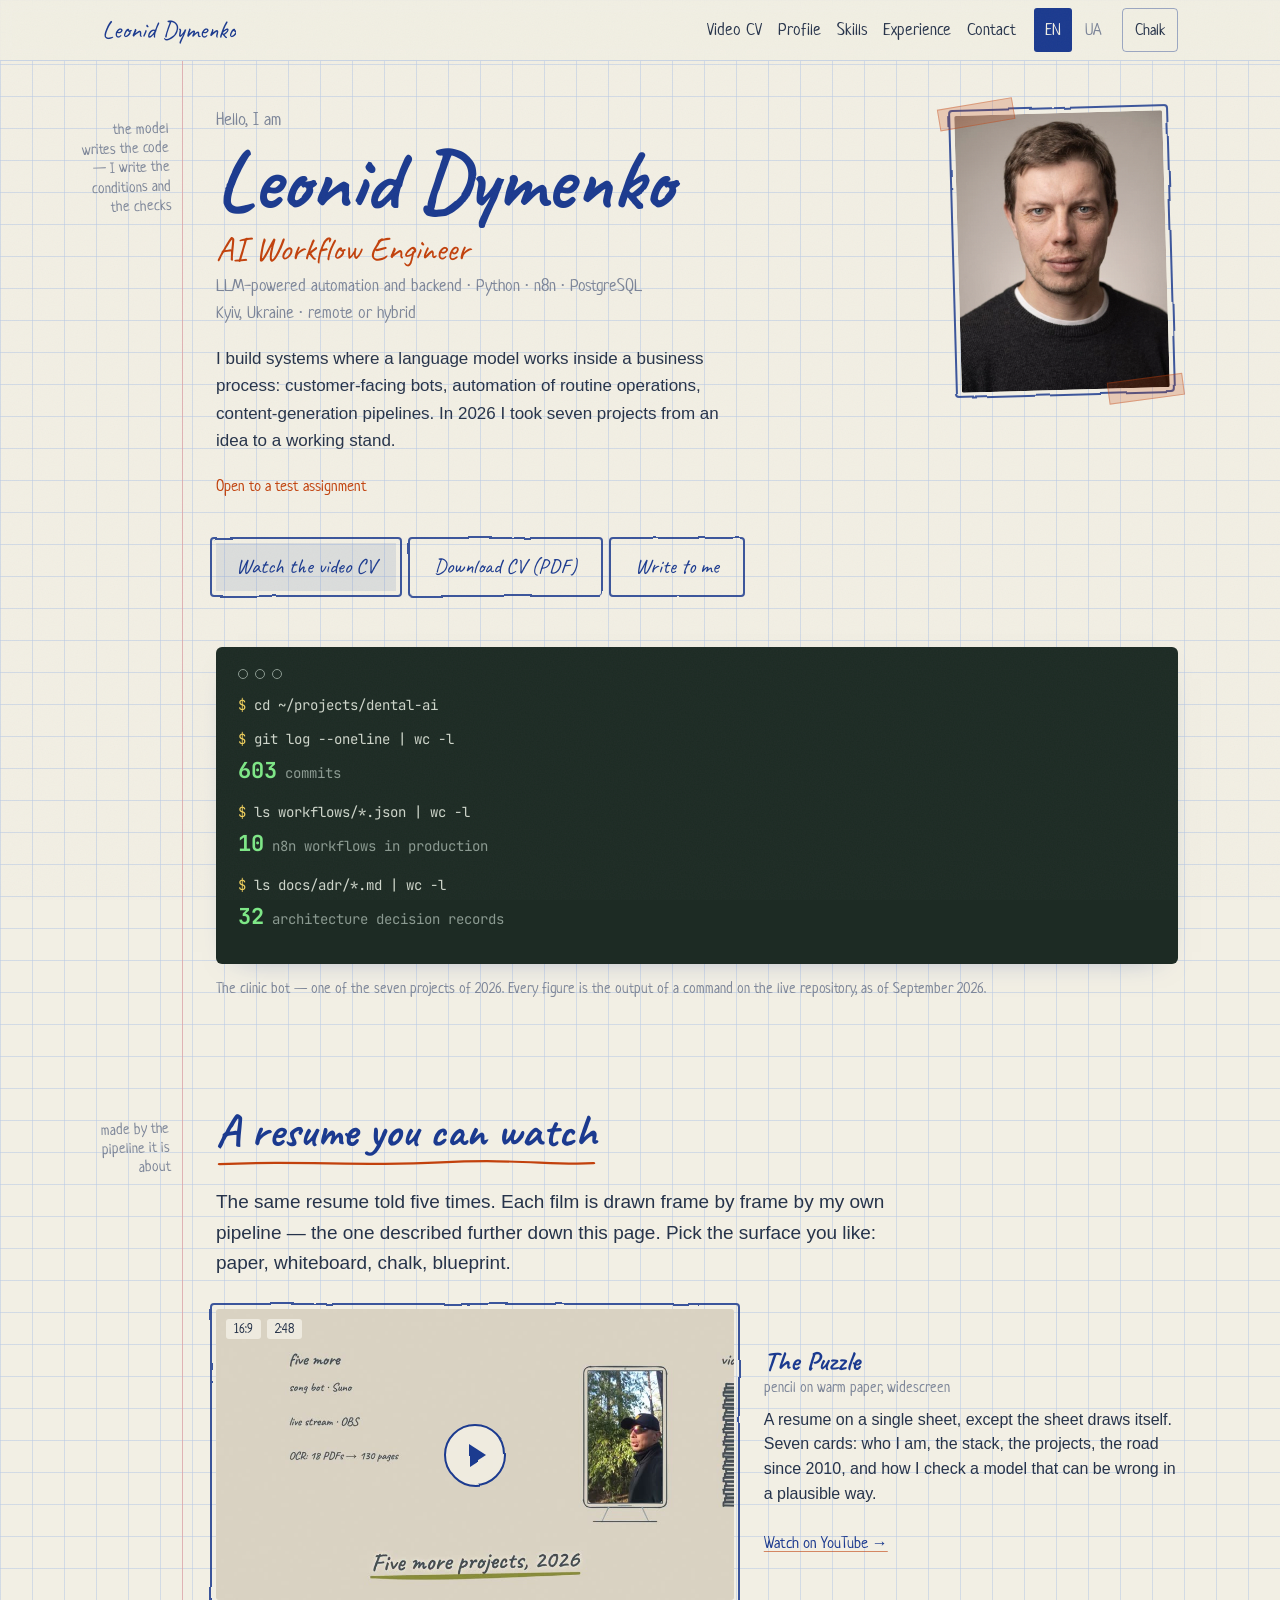
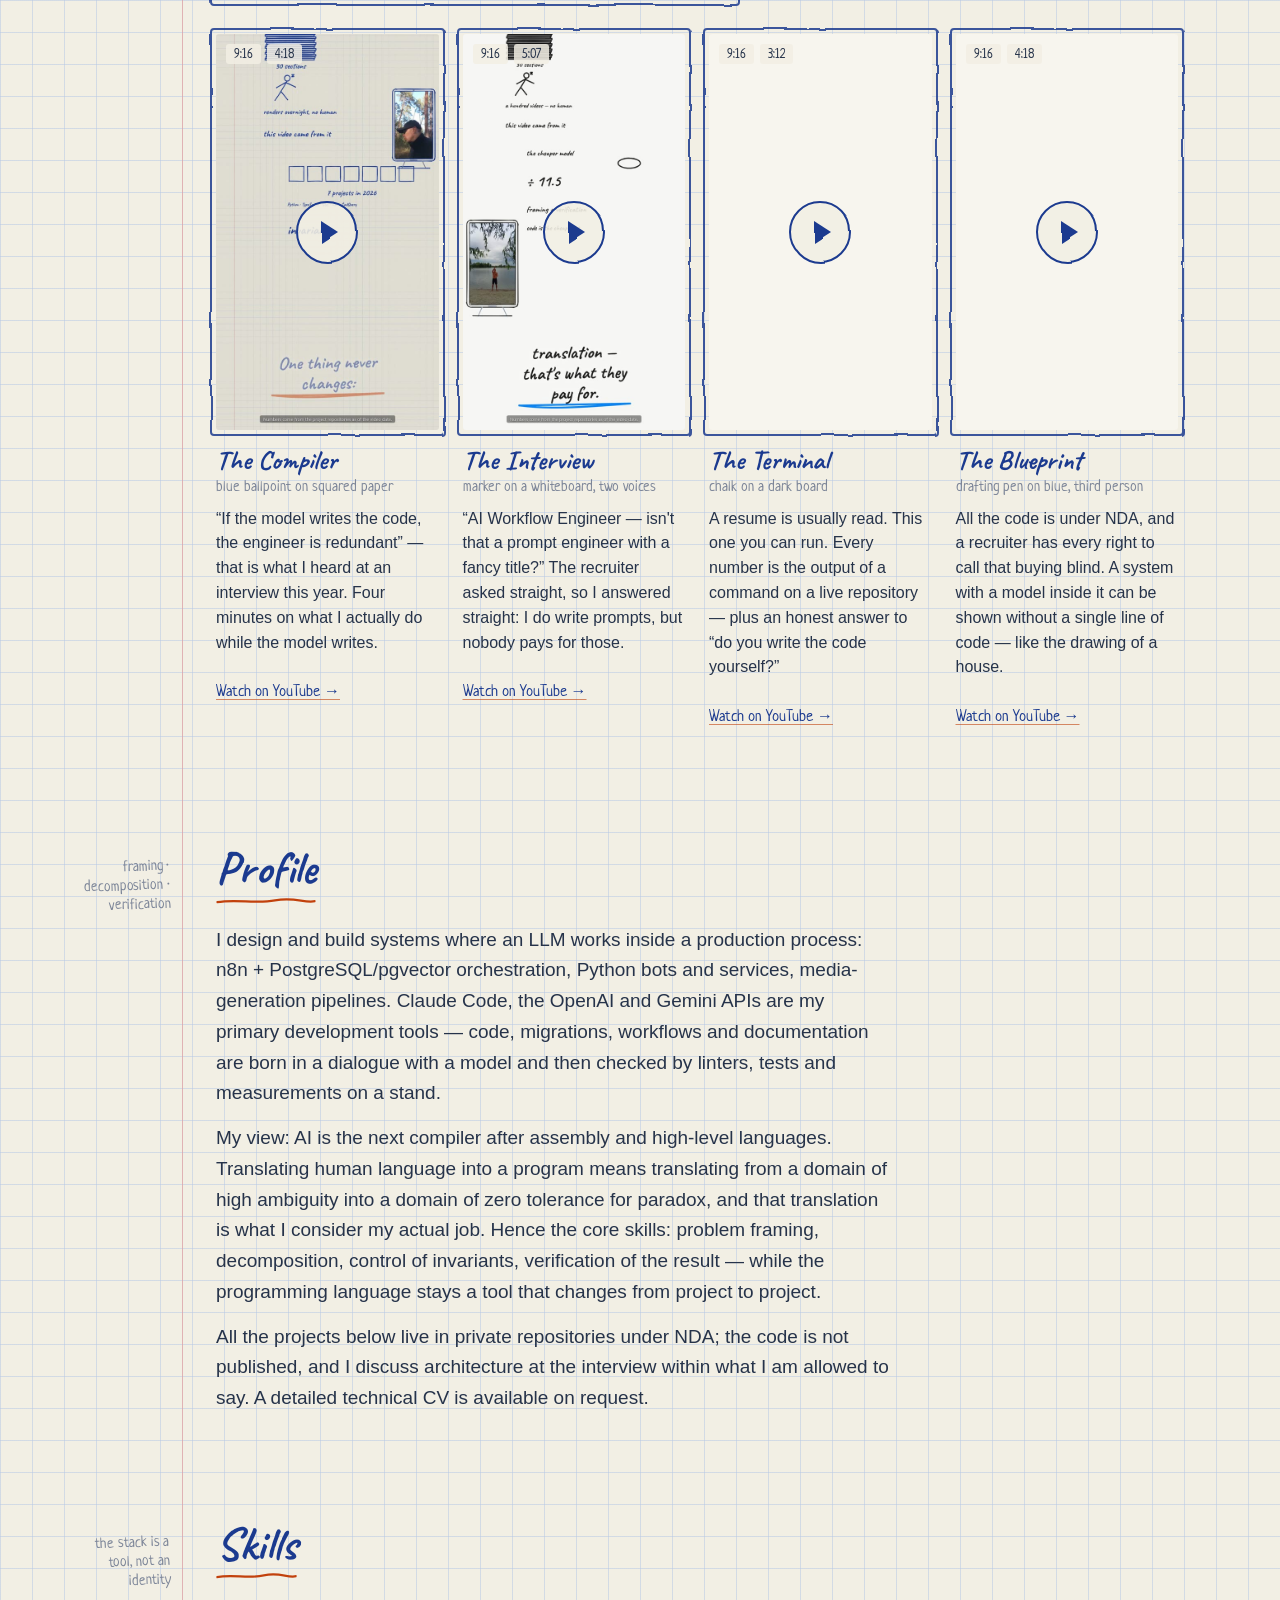
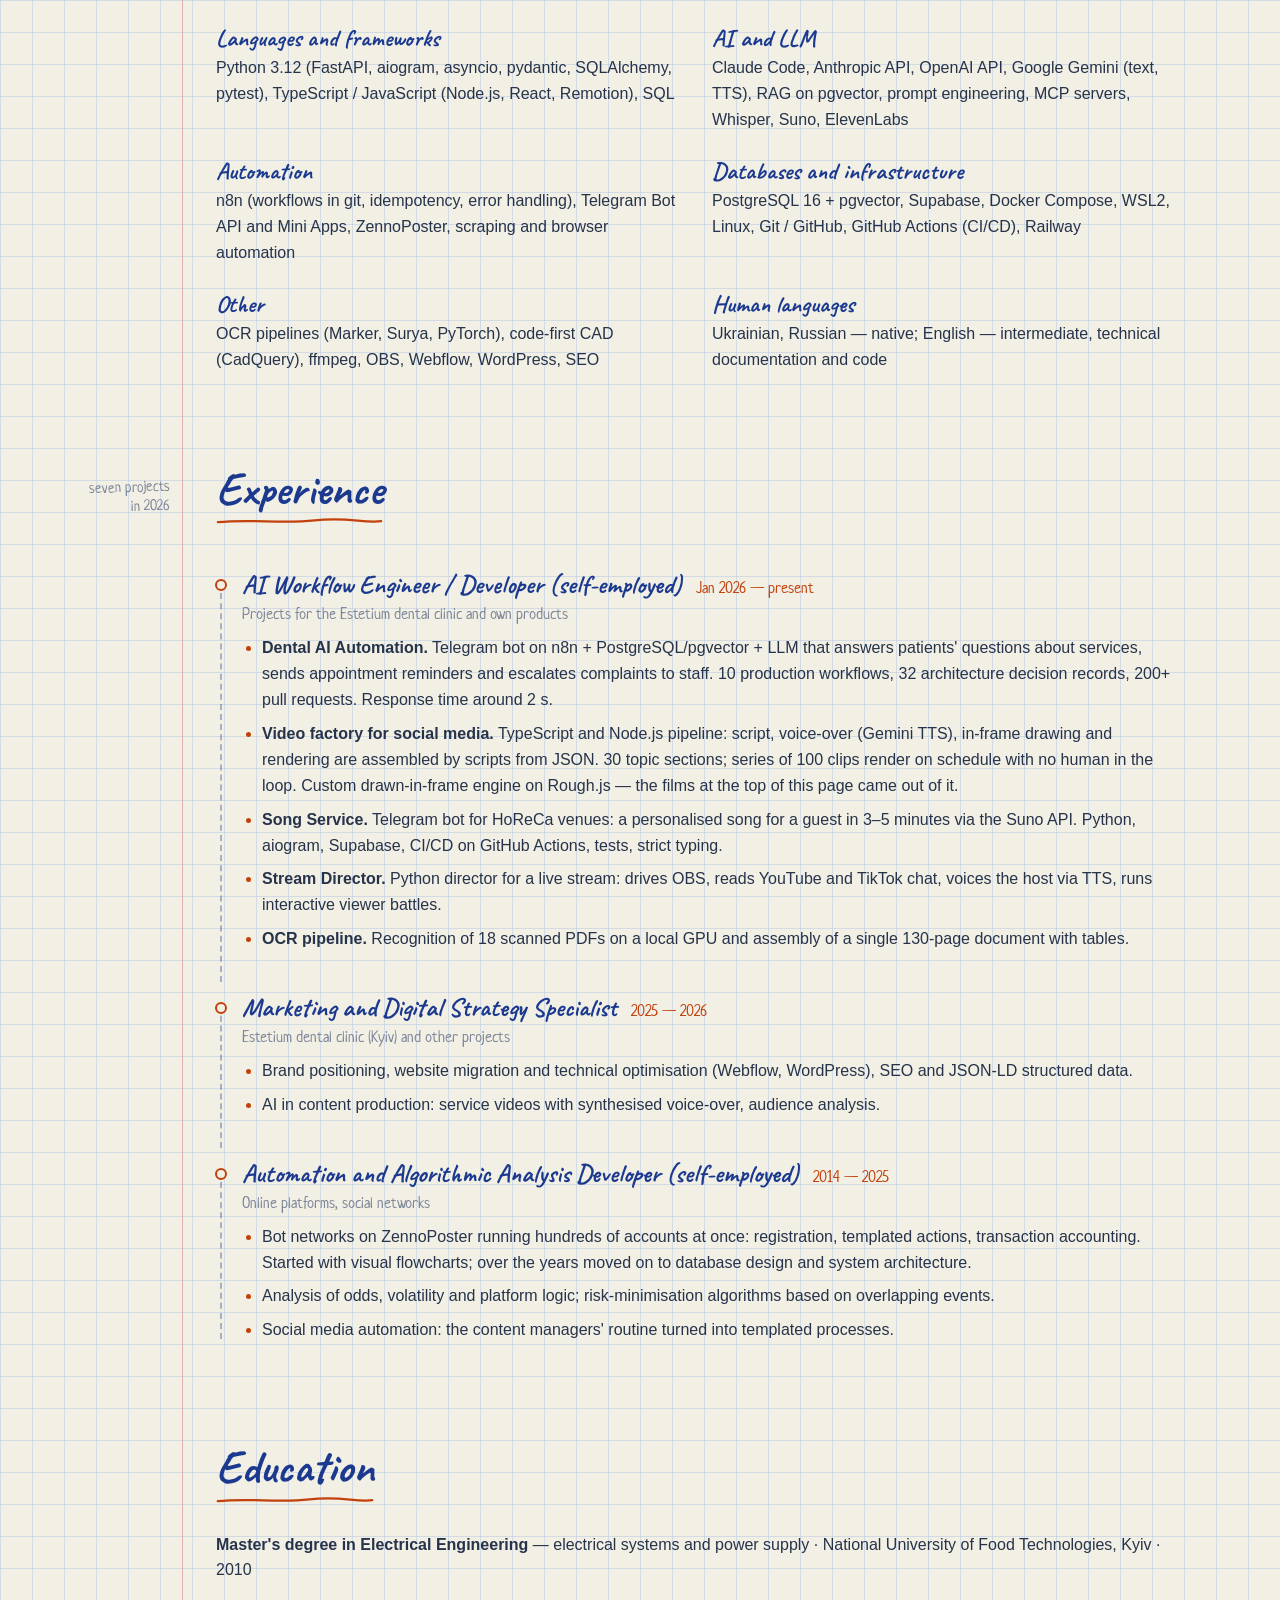
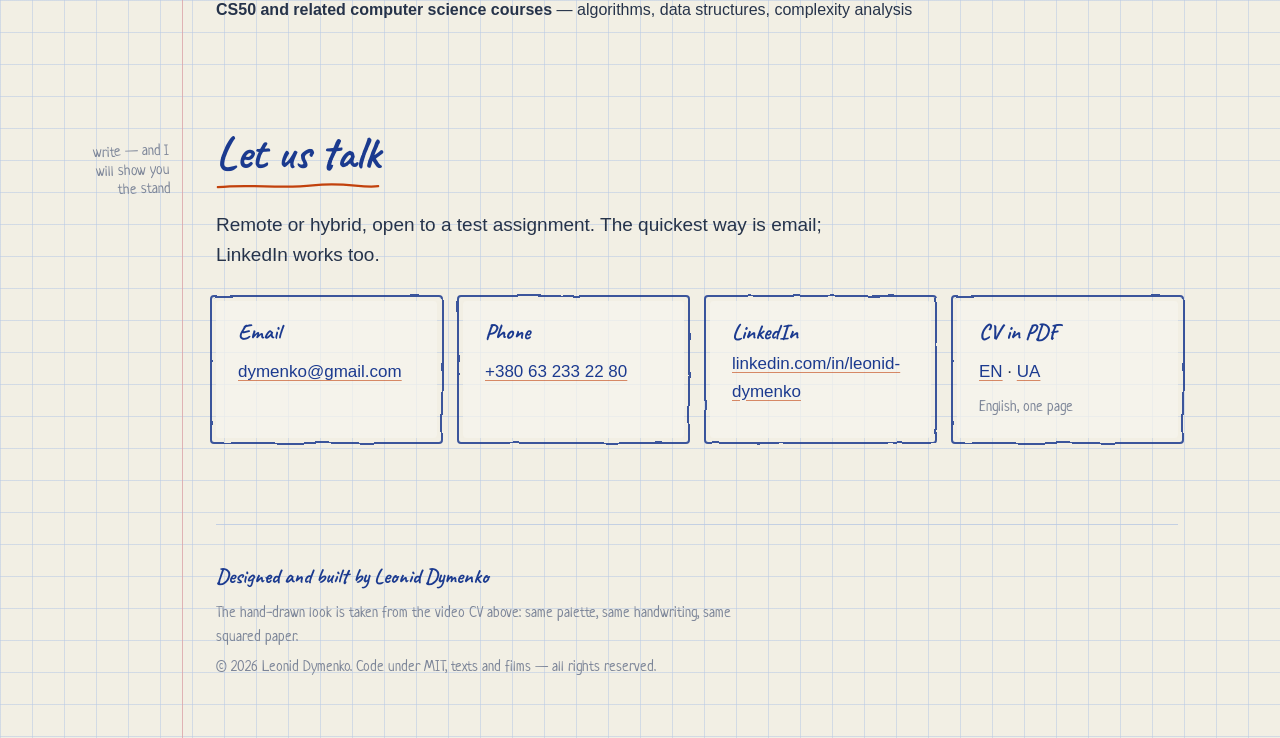
<file: index.html>
<!doctype html>
<html lang="en">
<head>
  <meta charset="utf-8">
  <meta name="viewport" content="width=device-width, initial-scale=1">
  <!-- Draw-in is a JavaScript effect; without it nothing may ever be hidden. -->
  <script>document.documentElement.classList.add("js");</script>
  <title>Leonid Dymenko — AI Workflow Engineer</title>
  <meta name="description" content="AI Workflow Engineer: a language model working inside a business process — n8n, PostgreSQL/pgvector, Python. Seven projects shipped in 2026, plus a video CV drawn by the same pipeline.">
  <meta name="author" content="Leonid Dymenko">
  <link rel="canonical" href="https://ldservice.github.io/cv-site/">
  <link rel="alternate" hreflang="en" href="https://ldservice.github.io/cv-site/">
  <link rel="alternate" hreflang="uk" href="https://ldservice.github.io/cv-site/uk/">
  <link rel="alternate" hreflang="x-default" href="https://ldservice.github.io/cv-site/">
  <meta property="og:type" content="profile">
  <meta property="og:title" content="Leonid Dymenko — AI Workflow Engineer">
  <meta property="og:description" content="AI Workflow Engineer: a language model working inside a business process — n8n, PostgreSQL/pgvector, Python. Seven projects shipped in 2026, plus a video CV drawn by the same pipeline.">
  <meta property="og:url" content="https://ldservice.github.io/cv-site/">
  <meta property="og:locale" content="en_US">
  <meta property="og:image" content="https://ldservice.github.io/cv-site/assets/og-en.jpg">
  <meta property="og:image:alt" content="A sheet of squared paper with a resume drawn on it in blue ballpoint">
  <meta property="og:image:width" content="1200">
  <meta property="og:image:height" content="630">
  <meta name="twitter:card" content="summary_large_image">
  <meta name="theme-color" content="#f2efe4" media="(prefers-color-scheme: light)">
  <meta name="theme-color" content="#1d2b24" media="(prefers-color-scheme: dark)">
  <link rel="icon" href="assets/favicon.svg" type="image/svg+xml">
  <link rel="preconnect" href="https://fonts.googleapis.com">
  <link rel="preconnect" href="https://fonts.gstatic.com" crossorigin>
  <link rel="stylesheet" href="https://fonts.googleapis.com/css2?family=Caveat:wght@400;700&family=Neucha&family=JetBrains+Mono:wght@400;700&display=swap">
  <link rel="stylesheet" href="assets/style.css">
  <script type="application/ld+json">
{
  "@context": "https://schema.org",
  "@type": "Person",
  "name": "Leonid Dymenko",
  "jobTitle": "AI Workflow Engineer",
  "description": "AI Workflow Engineer: a language model working inside a business process — n8n, PostgreSQL/pgvector, Python. Seven projects shipped in 2026, plus a video CV drawn by the same pipeline.",
  "email": "mailto:dymenko@gmail.com",
  "telephone": "+380 63 233 22 80",
  "url": "https://ldservice.github.io/cv-site/",
  "image": "https://ldservice.github.io/cv-site/assets/photo.jpg",
  "sameAs": [
    "https://www.linkedin.com/in/leonid-dymenko/"
  ],
  "address": {
    "@type": "PostalAddress",
    "addressLocality": "Kyiv",
    "addressCountry": "UA"
  },
  "knowsLanguage": [
    "uk",
    "ru",
    "en"
  ],
  "alumniOf": {
    "@type": "CollegeOrUniversity",
    "name": "National University of Food Technologies"
  }
}
  </script>
</head>
<body>
  <a class="skip" href="#main">Skip to content</a>

  <!-- One turbulence field, three seeds: every frame on the page is drawn
       through it, the way the films are drawn through Rough.js. -->
  <svg width="0" height="0" style="position:absolute" aria-hidden="true" focusable="false">
    <filter id="wobble-a"><feTurbulence type="fractalNoise" baseFrequency="0.018" numOctaves="3" seed="4" result="n"/><feDisplacementMap in="SourceGraphic" in2="n" scale="4"/></filter>
    <filter id="wobble-b"><feTurbulence type="fractalNoise" baseFrequency="0.022" numOctaves="3" seed="11" result="n"/><feDisplacementMap in="SourceGraphic" in2="n" scale="3.4"/></filter>
    <filter id="wobble-c"><feTurbulence type="fractalNoise" baseFrequency="0.05" numOctaves="2" seed="19" result="n"/><feDisplacementMap in="SourceGraphic" in2="n" scale="2.4"/></filter>
  </svg>

  <header class="bar">
    <div class="bar__in">
      <a class="bar__name" href="#top">Leonid Dymenko</a>
      <nav aria-label="Profile">
        <a href="#video">Video CV</a>
        <a href="#profile">Profile</a>
        <a href="#skills">Skills</a>
        <a href="#experience">Experience</a>
        <a href="#contact">Contact</a>
      </nav>
      <div class="bar__tools">
        <div class="lang">
          <a href="./" data-lang-switch="en" hreflang="en" aria-current="true" lang="en">EN</a>
          <a href="uk/" data-lang-switch="uk" hreflang="uk" lang="uk">UA</a>
        </div>
        <button type="button" class="theme-toggle" data-label-light="Paper" data-label-dark="Chalk" data-aria="Theme">Chalk</button>
      </div>
    </div>
  </header>

  <main id="main" class="sheet">
    <section class="hero" id="top">
      <p class="margin-note">the model writes the code — I write the conditions and the checks</p>
      <!-- Four grid children, not two: on a phone the photo sits beside the
           name, on a wide screen it stands next to the whole block. Which is
           where, is decided by grid-template-areas in the stylesheet. -->
      <div class="hero__grid">
        <div class="hero__id">
          <p class="hero__hi">Hello, I am</p>
          <h1>Leonid Dymenko</h1>
          <p class="hero__role">AI Workflow Engineer</p>
        </div>
        <figure class="photo sketch sketch--b">
          <img src="assets/photo.jpg" alt="Photo: Leonid Dymenko" width="600" height="800">
          <span class="photo__tape" aria-hidden="true"></span>
        </figure>
        <div class="hero__say">
          <p class="hero__role-note">LLM-powered automation and backend · Python · n8n · PostgreSQL</p>
          <p class="hero__location">Kyiv, Ukraine · remote or hybrid</p>
          <p class="hero__pitch">I build systems where a language model works inside a business process: customer-facing bots, automation of routine operations, content-generation pipelines. In 2026 I took seven projects from an idea to a working stand.</p>
          <p class="hero__open">Open to a test assignment</p>
        </div>
        <div class="cta">
          <a class="btn btn--primary sketch" href="#video">Watch the video CV</a>
          <a class="btn sketch sketch--b" href="cv/CV-Dymenko-Leonid-en.pdf" download>Download CV (PDF)</a>
          <a class="btn sketch sketch--c" href="mailto:dymenko@gmail.com">Write to me</a>
        </div>
      </div>
    </section>

    <section class="numbers reveal" aria-label="One project, straight off the disk">
      <div class="terminal">
        <div class="dots" aria-hidden="true"><i></i><i></i><i></i></div>
          <div class="terminal__row"><div class="cmd">cd ~/projects/dental-ai</div></div>
          <div class="terminal__row">
            <div class="cmd">git log --oneline | wc -l</div>
            <div><span class="out">603</span> <span class="lbl">commits</span></div>
          </div>
          <div class="terminal__row">
            <div class="cmd">ls workflows/*.json | wc -l</div>
            <div><span class="out">10</span> <span class="lbl">n8n workflows in production</span></div>
          </div>
          <div class="terminal__row">
            <div class="cmd">ls docs/adr/*.md | wc -l</div>
            <div><span class="out">32</span> <span class="lbl">architecture decision records</span></div>
          </div>
      </div>
      <p class="note">The clinic bot — one of the seven projects of 2026. Every figure is the output of a command on the live repository, as of September 2026.</p>
    </section>

    <section id="video">
      <p class="margin-note">made by the pipeline it is about</p>
      <h2>A resume you can watch</h2>
      <p class="lead">The same resume told five times. Each film is drawn frame by frame by my own pipeline — the one described further down this page. Pick the surface you like: paper, whiteboard, chalk, blueprint.</p>
      
      <div class="films">
        <article class="film film--landscape reveal">
          <div class="sketch sketch--b film__shot"><button type="button" class="film__frame" data-embed="https://www.youtube-nocookie.com/embed/BKhQIWQX85o" data-title="The Puzzle" aria-label="Play: The Puzzle">
            <img src="assets/posters/cv-02-en.jpg" alt="" width="960" height="540" loading="lazy" decoding="async">
            <span class="film__play" aria-hidden="true"><span></span></span>
            <span class="film__badges"><span>16:9</span><span>2:48</span></span>
          </button></div>
          <div class="film__body">
            <h3>The Puzzle</h3>
            <p class="film__surface">pencil on warm paper, widescreen</p>
            <p class="film__blurb">A resume on a single sheet, except the sheet draws itself. Seven cards: who I am, the stack, the projects, the road since 2010, and how I check a model that can be wrong in a plausible way.</p>
            <p class="film__link"><a href="https://youtu.be/BKhQIWQX85o" target="_blank" rel="noopener">Watch on YouTube →</a></p>
          </div>
        </article>
        <article class="film film--portrait reveal">
          <div class="sketch sketch--b film__shot"><button type="button" class="film__frame" data-embed="https://www.youtube-nocookie.com/embed/12BpzXbC_tw" data-title="The Compiler" aria-label="Play: The Compiler">
            <img src="assets/posters/cv-01-en.jpg" alt="" width="540" height="960" loading="lazy" decoding="async">
            <span class="film__play" aria-hidden="true"><span></span></span>
            <span class="film__badges"><span>9:16</span><span>4:18</span></span>
          </button></div>
          <div class="film__body">
            <h3>The Compiler</h3>
            <p class="film__surface">blue ballpoint on squared paper</p>
            <p class="film__blurb">“If the model writes the code, the engineer is redundant” — that is what I heard at an interview this year. Four minutes on what I actually do while the model writes.</p>
            <p class="film__link"><a href="https://youtu.be/12BpzXbC_tw" target="_blank" rel="noopener">Watch on YouTube →</a></p>
          </div>
        </article>
        <article class="film film--portrait reveal">
          <div class="sketch sketch--b film__shot"><button type="button" class="film__frame" data-embed="https://www.youtube-nocookie.com/embed/qdgYjPZZhbQ" data-title="The Interview" aria-label="Play: The Interview">
            <img src="assets/posters/cv-03-en.jpg" alt="" width="540" height="960" loading="lazy" decoding="async">
            <span class="film__play" aria-hidden="true"><span></span></span>
            <span class="film__badges"><span>9:16</span><span>5:07</span></span>
          </button></div>
          <div class="film__body">
            <h3>The Interview</h3>
            <p class="film__surface">marker on a whiteboard, two voices</p>
            <p class="film__blurb">“AI Workflow Engineer — isn't that a prompt engineer with a fancy title?” The recruiter asked straight, so I answered straight: I do write prompts, but nobody pays for those.</p>
            <p class="film__link"><a href="https://youtu.be/qdgYjPZZhbQ" target="_blank" rel="noopener">Watch on YouTube →</a></p>
          </div>
        </article>
        <article class="film film--portrait reveal">
          <div class="sketch sketch--b film__shot"><button type="button" class="film__frame" data-embed="https://www.youtube-nocookie.com/embed/wjH78bdKa54" data-title="The Terminal" aria-label="Play: The Terminal">
            <img src="assets/posters/cv-04-en.jpg" alt="" width="540" height="960" loading="lazy" decoding="async">
            <span class="film__play" aria-hidden="true"><span></span></span>
            <span class="film__badges"><span>9:16</span><span>3:12</span></span>
          </button></div>
          <div class="film__body">
            <h3>The Terminal</h3>
            <p class="film__surface">chalk on a dark board</p>
            <p class="film__blurb">A resume is usually read. This one you can run. Every number is the output of a command on a live repository — plus an honest answer to “do you write the code yourself?”</p>
            <p class="film__link"><a href="https://youtu.be/wjH78bdKa54" target="_blank" rel="noopener">Watch on YouTube →</a></p>
          </div>
        </article>
        <article class="film film--portrait reveal">
          <div class="sketch sketch--b film__shot"><button type="button" class="film__frame" data-embed="https://www.youtube-nocookie.com/embed/Oz1JvYOtbJU" data-title="The Blueprint" aria-label="Play: The Blueprint">
            <img src="assets/posters/cv-05-en.jpg" alt="" width="540" height="960" loading="lazy" decoding="async">
            <span class="film__play" aria-hidden="true"><span></span></span>
            <span class="film__badges"><span>9:16</span><span>4:18</span></span>
          </button></div>
          <div class="film__body">
            <h3>The Blueprint</h3>
            <p class="film__surface">drafting pen on blue, third person</p>
            <p class="film__blurb">All the code is under NDA, and a recruiter has every right to call that buying blind. A system with a model inside it can be shown without a single line of code — like the drawing of a house.</p>
            <p class="film__link"><a href="https://youtu.be/Oz1JvYOtbJU" target="_blank" rel="noopener">Watch on YouTube →</a></p>
          </div>
        </article>
      </div>
    </section>

    <section id="profile">
      <p class="margin-note">framing · decomposition · verification</p>
      <h2>Profile</h2>
      <p class="lead reveal">I design and build systems where an LLM works inside a production process: n8n + PostgreSQL/pgvector orchestration, Python bots and services, media-generation pipelines. Claude Code, the OpenAI and Gemini APIs are my primary development tools — code, migrations, workflows and documentation are born in a dialogue with a model and then checked by linters, tests and measurements on a stand.</p>
      <p class="lead reveal">My view: AI is the next compiler after assembly and high-level languages. Translating human language into a program means translating from a domain of high ambiguity into a domain of zero tolerance for paradox, and that translation is what I consider my actual job. Hence the core skills: problem framing, decomposition, control of invariants, verification of the result — while the programming language stays a tool that changes from project to project.</p>
      <p class="lead reveal">All the projects below live in private repositories under NDA; the code is not published, and I discuss architecture at the interview within what I am allowed to say. A detailed technical CV is available on request.</p>
    </section>

    <section id="skills">
      <p class="margin-note">the stack is a tool, not an identity</p>
      <h2>Skills</h2>
      <div class="skills__grid">
          <div class="skill reveal">
            <h3>Languages and frameworks</h3>
            <p>Python 3.12 (FastAPI, aiogram, asyncio, pydantic, SQLAlchemy, pytest), TypeScript / JavaScript (Node.js, React, Remotion), SQL</p>
          </div>
          <div class="skill reveal">
            <h3>AI and LLM</h3>
            <p>Claude Code, Anthropic API, OpenAI API, Google Gemini (text, TTS), RAG on pgvector, prompt engineering, MCP servers, Whisper, Suno, ElevenLabs</p>
          </div>
          <div class="skill reveal">
            <h3>Automation</h3>
            <p>n8n (workflows in git, idempotency, error handling), Telegram Bot API and Mini Apps, ZennoPoster, scraping and browser automation</p>
          </div>
          <div class="skill reveal">
            <h3>Databases and infrastructure</h3>
            <p>PostgreSQL 16 + pgvector, Supabase, Docker Compose, WSL2, Linux, Git / GitHub, GitHub Actions (CI/CD), Railway</p>
          </div>
          <div class="skill reveal">
            <h3>Other</h3>
            <p>OCR pipelines (Marker, Surya, PyTorch), code-first CAD (CadQuery), ffmpeg, OBS, Webflow, WordPress, SEO</p>
          </div>
          <div class="skill reveal">
            <h3>Human languages</h3>
            <p>Ukrainian, Russian — native; English — intermediate, technical documentation and code</p>
          </div>
      </div>
    </section>

    <section id="experience">
      <p class="margin-note">seven projects in 2026</p>
      <h2>Experience</h2>
      <div class="jobs">
        <article class="job reveal">
          <div class="job__head">
            <h3 class="job__role">AI Workflow Engineer / Developer (self-employed)</h3>
            <span class="job__period">Jan 2026 — present</span>
          </div>
          <p class="job__org">Projects for the Estetium dental clinic and own products</p>
          <ul>
            <li><b>Dental AI Automation.</b> Telegram bot on n8n + PostgreSQL/pgvector + LLM that answers patients' questions about services, sends appointment reminders and escalates complaints to staff. 10 production workflows, 32 architecture decision records, 200+ pull requests. Response time around 2 s.</li>
            <li><b>Video factory for social media.</b> TypeScript and Node.js pipeline: script, voice-over (Gemini TTS), in-frame drawing and rendering are assembled by scripts from JSON. 30 topic sections; series of 100 clips render on schedule with no human in the loop. Custom drawn-in-frame engine on Rough.js — the films at the top of this page came out of it.</li>
            <li><b>Song Service.</b> Telegram bot for HoReCa venues: a personalised song for a guest in 3–5 minutes via the Suno API. Python, aiogram, Supabase, CI/CD on GitHub Actions, tests, strict typing.</li>
            <li><b>Stream Director.</b> Python director for a live stream: drives OBS, reads YouTube and TikTok chat, voices the host via TTS, runs interactive viewer battles.</li>
            <li><b>OCR pipeline.</b> Recognition of 18 scanned PDFs on a local GPU and assembly of a single 130-page document with tables.</li>
          </ul>
        </article>
        <article class="job reveal">
          <div class="job__head">
            <h3 class="job__role">Marketing and Digital Strategy Specialist</h3>
            <span class="job__period">2025 — 2026</span>
          </div>
          <p class="job__org">Estetium dental clinic (Kyiv) and other projects</p>
          <ul>
            <li>Brand positioning, website migration and technical optimisation (Webflow, WordPress), SEO and JSON-LD structured data.</li>
            <li>AI in content production: service videos with synthesised voice-over, audience analysis.</li>
          </ul>
        </article>
        <article class="job reveal">
          <div class="job__head">
            <h3 class="job__role">Automation and Algorithmic Analysis Developer (self-employed)</h3>
            <span class="job__period">2014 — 2025</span>
          </div>
          <p class="job__org">Online platforms, social networks</p>
          <ul>
            <li>Bot networks on ZennoPoster running hundreds of accounts at once: registration, templated actions, transaction accounting. Started with visual flowcharts; over the years moved on to database design and system architecture.</li>
            <li>Analysis of odds, volatility and platform logic; risk-minimisation algorithms based on overlapping events.</li>
            <li>Social media automation: the content managers' routine turned into templated processes.</li>
          </ul>
        </article>
      </div>
    </section>

    <section id="education">
      <h2>Education</h2>
      <div class="edu reveal">
          <p><b>Master's degree in Electrical Engineering</b> — electrical systems and power supply · National University of Food Technologies, Kyiv · 2010</p>
          <p><b>CS50 and related computer science courses</b> — algorithms, data structures, complexity analysis</p>
      </div>
    </section>

    <section id="contact">
      <p class="margin-note">write — and I will show you the stand</p>
      <h2>Let us talk</h2>
      <p class="lead">Remote or hybrid, open to a test assignment. The quickest way is email; LinkedIn works too.</p>
      <div class="contact__cards">
        <div class="contact__card sketch reveal">
          <h3>Email</h3>
          <a href="mailto:dymenko@gmail.com">dymenko@gmail.com</a>
        </div>
        <div class="contact__card sketch sketch--b reveal">
          <h3>Phone</h3>
          <a href="tel:+380632332280">+380 63 233 22 80</a>
        </div>
        <div class="contact__card sketch sketch--c reveal">
          <h3>LinkedIn</h3>
          <a href="https://www.linkedin.com/in/leonid-dymenko/" target="_blank" rel="noopener">linkedin.com/in/leonid-dymenko</a>
        </div>
        <div class="contact__card sketch reveal">
          <h3>CV in PDF</h3>
          <a href="cv/CV-Dymenko-Leonid-en.pdf" download>EN</a> · <a href="cv/CV-Dymenko-Leonid-uk.pdf" download>UA</a>
          <p>English, one page</p>
        </div>
      </div>
    </section>

    <footer class="footer">
      <p><strong>Designed and built by Leonid Dymenko</strong></p>
      <p>The hand-drawn look is taken from the video CV above: same palette, same handwriting, same squared paper.</p>
      <p>© 2026 Leonid Dymenko. Code under MIT, texts and films — all rights reserved.</p>
    </footer>
  </main>

  <script src="assets/main.js" defer></script>
</body>
</html>
</file>
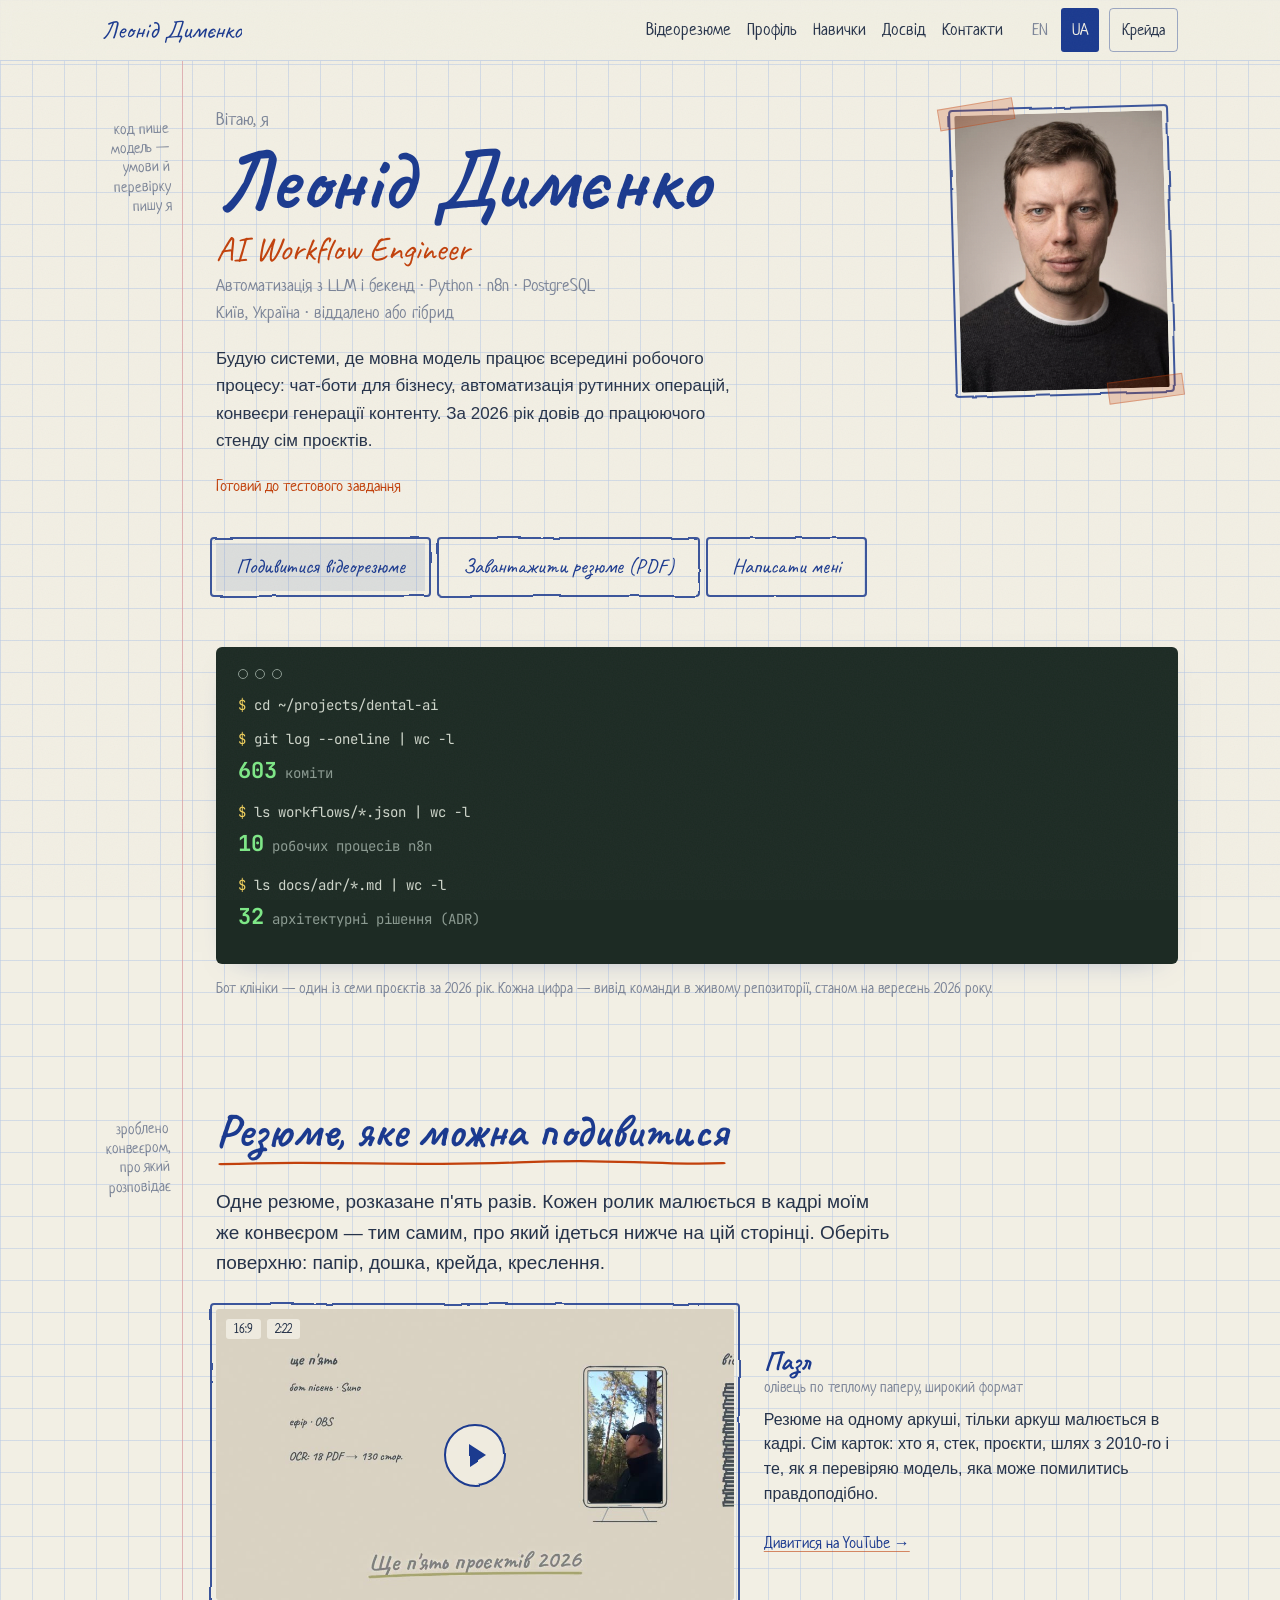
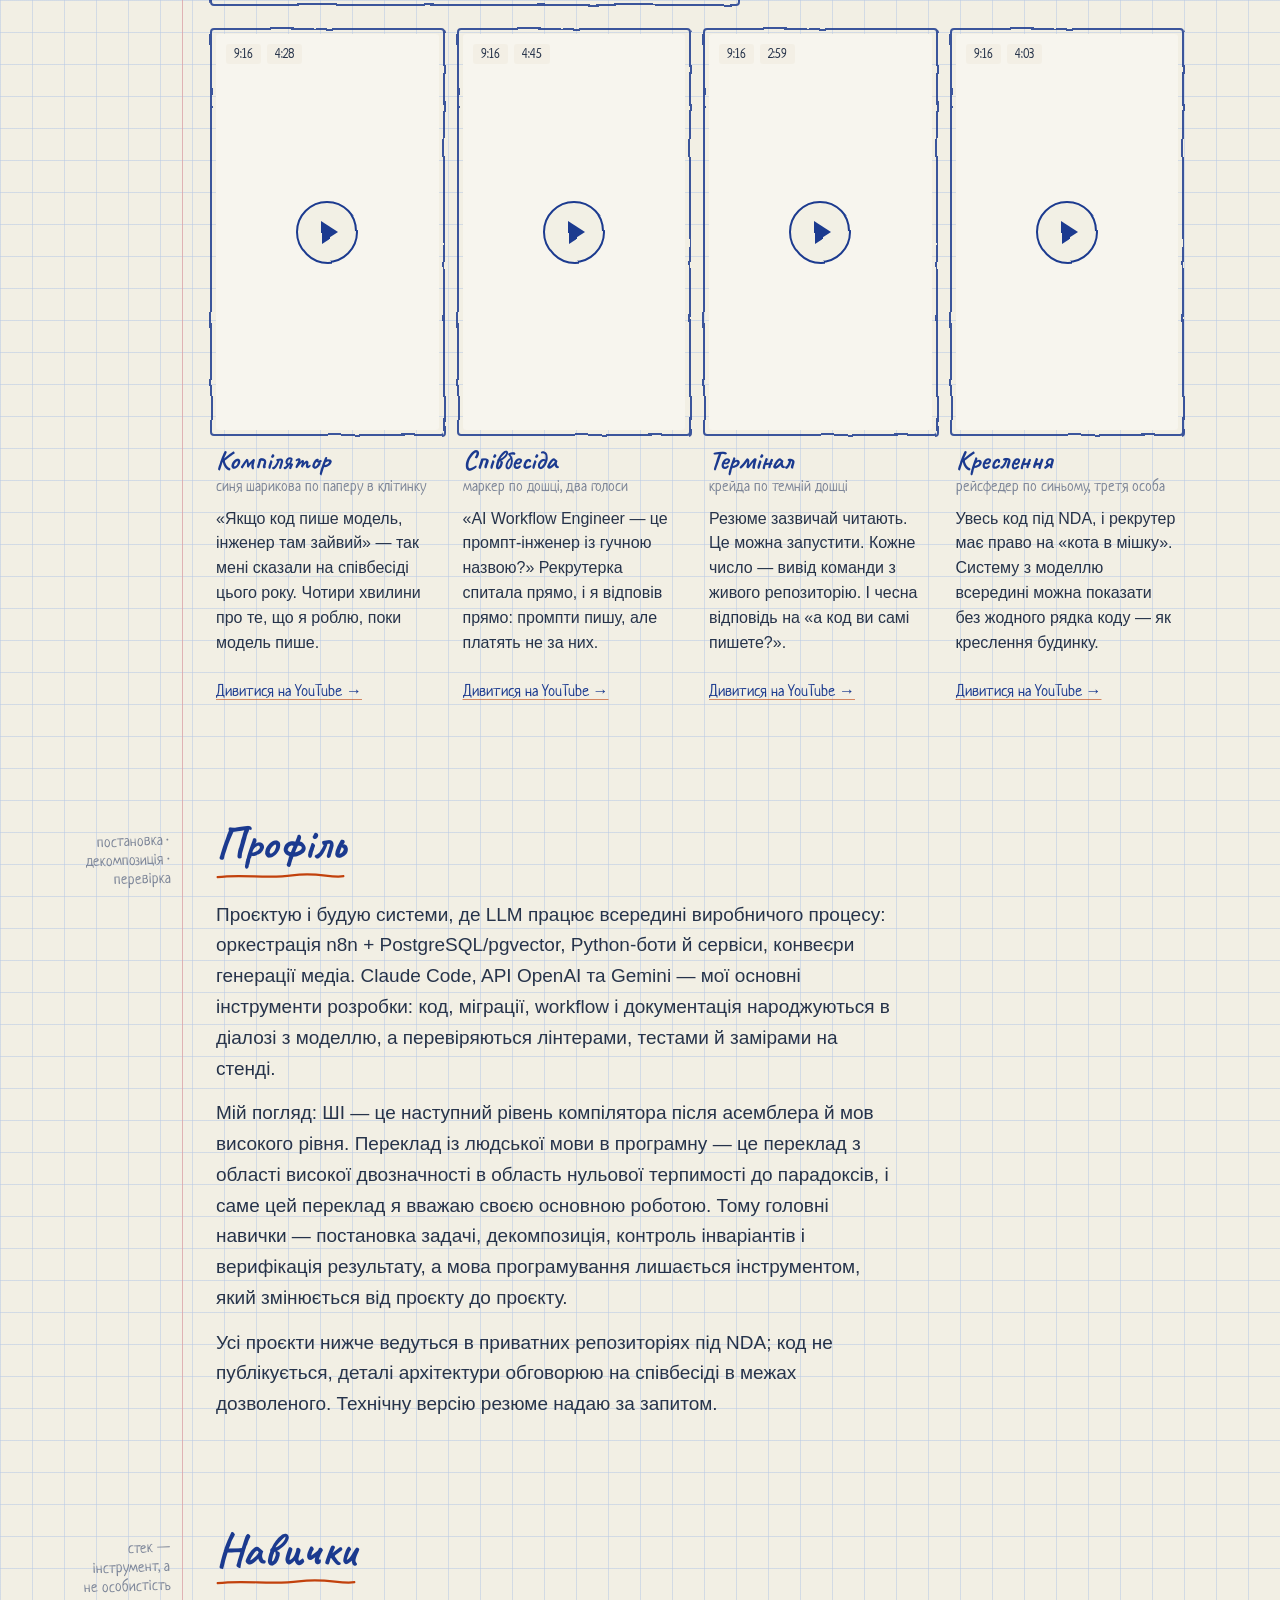
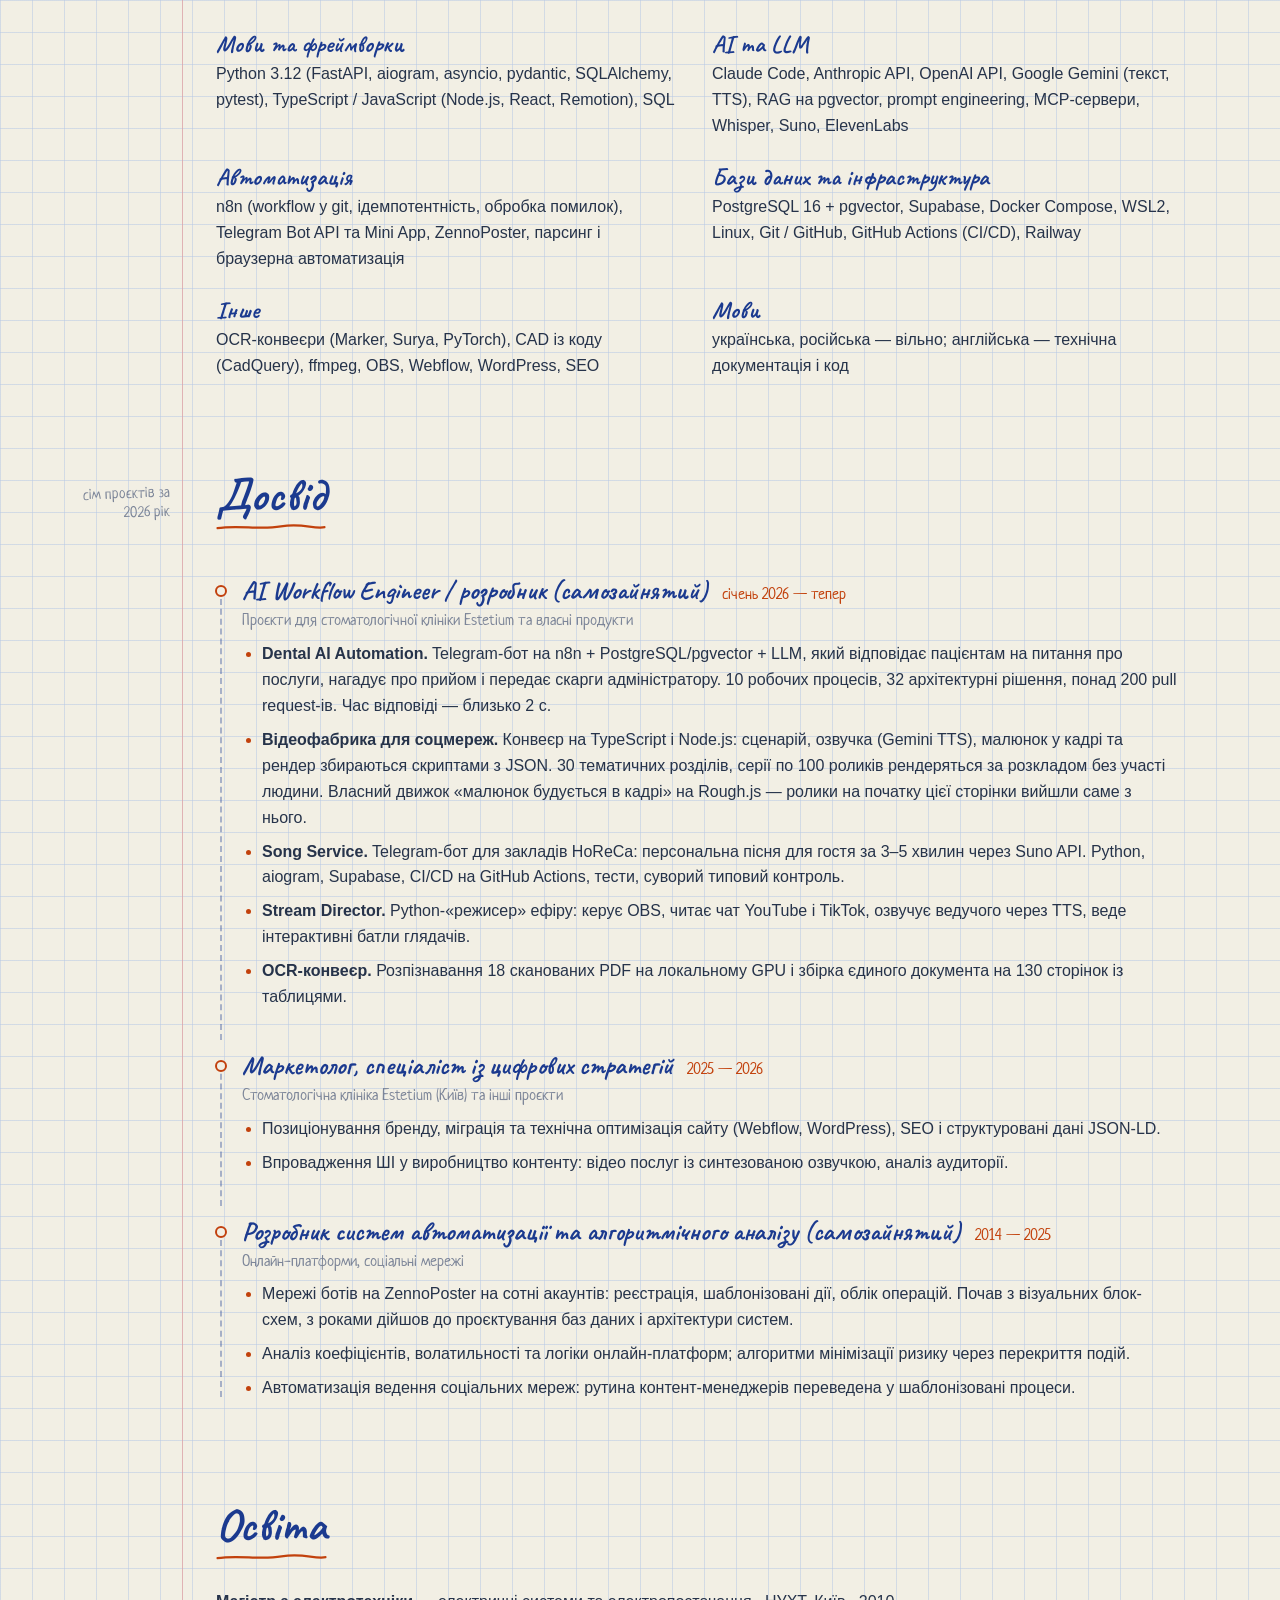
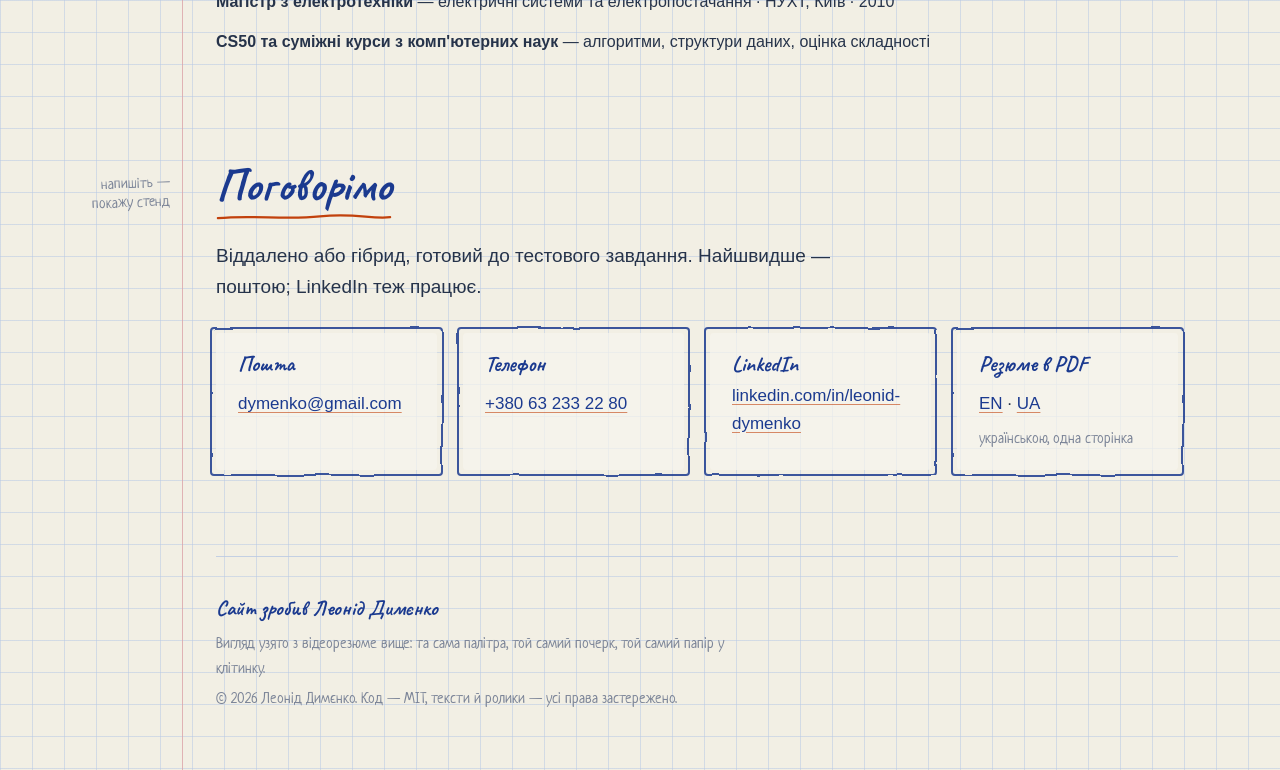
<file: uk/index.html>
<!doctype html>
<html lang="uk">
<head>
  <meta charset="utf-8">
  <meta name="viewport" content="width=device-width, initial-scale=1">
  <!-- Draw-in is a JavaScript effect; without it nothing may ever be hidden. -->
  <script>document.documentElement.classList.add("js");</script>
  <title>Леонід Димєнко — AI Workflow Engineer</title>
  <meta name="description" content="AI Workflow Engineer: мовна модель усередині робочого процесу — n8n, PostgreSQL/pgvector, Python. Сім проєктів за 2026 рік і відеорезюме, намальоване тим самим конвеєром.">
  <meta name="author" content="Леонід Димєнко">
  <link rel="canonical" href="https://ldservice.github.io/cv-site/uk/">
  <link rel="alternate" hreflang="en" href="https://ldservice.github.io/cv-site/">
  <link rel="alternate" hreflang="uk" href="https://ldservice.github.io/cv-site/uk/">
  <link rel="alternate" hreflang="x-default" href="https://ldservice.github.io/cv-site/">
  <meta property="og:type" content="profile">
  <meta property="og:title" content="Леонід Димєнко — AI Workflow Engineer">
  <meta property="og:description" content="AI Workflow Engineer: мовна модель усередині робочого процесу — n8n, PostgreSQL/pgvector, Python. Сім проєктів за 2026 рік і відеорезюме, намальоване тим самим конвеєром.">
  <meta property="og:url" content="https://ldservice.github.io/cv-site/uk/">
  <meta property="og:locale" content="uk_UA">
  <meta property="og:image" content="https://ldservice.github.io/cv-site/assets/og-uk.jpg">
  <meta property="og:image:alt" content="Аркуш у клітинку з резюме, намальованим синьою шариковою ручкою">
  <meta property="og:image:width" content="1200">
  <meta property="og:image:height" content="630">
  <meta name="twitter:card" content="summary_large_image">
  <meta name="theme-color" content="#f2efe4" media="(prefers-color-scheme: light)">
  <meta name="theme-color" content="#1d2b24" media="(prefers-color-scheme: dark)">
  <link rel="icon" href="../assets/favicon.svg" type="image/svg+xml">
  <link rel="preconnect" href="https://fonts.googleapis.com">
  <link rel="preconnect" href="https://fonts.gstatic.com" crossorigin>
  <link rel="stylesheet" href="https://fonts.googleapis.com/css2?family=Caveat:wght@400;700&family=Neucha&family=JetBrains+Mono:wght@400;700&display=swap">
  <link rel="stylesheet" href="../assets/style.css">
  <script type="application/ld+json">
{
  "@context": "https://schema.org",
  "@type": "Person",
  "name": "Леонід Димєнко",
  "jobTitle": "AI Workflow Engineer",
  "description": "AI Workflow Engineer: мовна модель усередині робочого процесу — n8n, PostgreSQL/pgvector, Python. Сім проєктів за 2026 рік і відеорезюме, намальоване тим самим конвеєром.",
  "email": "mailto:dymenko@gmail.com",
  "telephone": "+380 63 233 22 80",
  "url": "https://ldservice.github.io/cv-site/uk/",
  "image": "https://ldservice.github.io/cv-site/uk/assets/photo.jpg",
  "sameAs": [
    "https://www.linkedin.com/in/leonid-dymenko/"
  ],
  "address": {
    "@type": "PostalAddress",
    "addressLocality": "Kyiv",
    "addressCountry": "UA"
  },
  "knowsLanguage": [
    "uk",
    "ru",
    "en"
  ],
  "alumniOf": {
    "@type": "CollegeOrUniversity",
    "name": "National University of Food Technologies"
  }
}
  </script>
</head>
<body>
  <a class="skip" href="#main">Перейти до вмісту</a>

  <!-- One turbulence field, three seeds: every frame on the page is drawn
       through it, the way the films are drawn through Rough.js. -->
  <svg width="0" height="0" style="position:absolute" aria-hidden="true" focusable="false">
    <filter id="wobble-a"><feTurbulence type="fractalNoise" baseFrequency="0.018" numOctaves="3" seed="4" result="n"/><feDisplacementMap in="SourceGraphic" in2="n" scale="4"/></filter>
    <filter id="wobble-b"><feTurbulence type="fractalNoise" baseFrequency="0.022" numOctaves="3" seed="11" result="n"/><feDisplacementMap in="SourceGraphic" in2="n" scale="3.4"/></filter>
    <filter id="wobble-c"><feTurbulence type="fractalNoise" baseFrequency="0.05" numOctaves="2" seed="19" result="n"/><feDisplacementMap in="SourceGraphic" in2="n" scale="2.4"/></filter>
  </svg>

  <header class="bar">
    <div class="bar__in">
      <a class="bar__name" href="#top">Леонід Димєнко</a>
      <nav aria-label="Профіль">
        <a href="#video">Відеорезюме</a>
        <a href="#profile">Профіль</a>
        <a href="#skills">Навички</a>
        <a href="#experience">Досвід</a>
        <a href="#contact">Контакти</a>
      </nav>
      <div class="bar__tools">
        <div class="lang">
          <a href="../" data-lang-switch="en" hreflang="en" lang="en">EN</a>
          <a href="./" data-lang-switch="uk" hreflang="uk" aria-current="true" lang="uk">UA</a>
        </div>
        <button type="button" class="theme-toggle" data-label-light="Папір" data-label-dark="Крейда" data-aria="Тема">Крейда</button>
      </div>
    </div>
  </header>

  <main id="main" class="sheet">
    <section class="hero" id="top">
      <p class="margin-note">код пише модель — умови й перевірку пишу я</p>
      <!-- Four grid children, not two: on a phone the photo sits beside the
           name, on a wide screen it stands next to the whole block. Which is
           where, is decided by grid-template-areas in the stylesheet. -->
      <div class="hero__grid">
        <div class="hero__id">
          <p class="hero__hi">Вітаю, я</p>
          <h1>Леонід Димєнко</h1>
          <p class="hero__role">AI Workflow Engineer</p>
        </div>
        <figure class="photo sketch sketch--b">
          <img src="../assets/photo.jpg" alt="Фото: Леонід Димєнко" width="600" height="800">
          <span class="photo__tape" aria-hidden="true"></span>
        </figure>
        <div class="hero__say">
          <p class="hero__role-note">Автоматизація з LLM і бекенд · Python · n8n · PostgreSQL</p>
          <p class="hero__location">Київ, Україна · віддалено або гібрид</p>
          <p class="hero__pitch">Будую системи, де мовна модель працює всередині робочого процесу: чат-боти для бізнесу, автоматизація рутинних операцій, конвеєри генерації контенту. За 2026 рік довів до працюючого стенду сім проєктів.</p>
          <p class="hero__open">Готовий до тестового завдання</p>
        </div>
        <div class="cta">
          <a class="btn btn--primary sketch" href="#video">Подивитися відеорезюме</a>
          <a class="btn sketch sketch--b" href="../cv/CV-Dymenko-Leonid-uk.pdf" download>Завантажити резюме (PDF)</a>
          <a class="btn sketch sketch--c" href="mailto:dymenko@gmail.com">Написати мені</a>
        </div>
      </div>
    </section>

    <section class="numbers reveal" aria-label="Один проєкт — просто з диска">
      <div class="terminal">
        <div class="dots" aria-hidden="true"><i></i><i></i><i></i></div>
          <div class="terminal__row"><div class="cmd">cd ~/projects/dental-ai</div></div>
          <div class="terminal__row">
            <div class="cmd">git log --oneline | wc -l</div>
            <div><span class="out">603</span> <span class="lbl">коміти</span></div>
          </div>
          <div class="terminal__row">
            <div class="cmd">ls workflows/*.json | wc -l</div>
            <div><span class="out">10</span> <span class="lbl">робочих процесів n8n</span></div>
          </div>
          <div class="terminal__row">
            <div class="cmd">ls docs/adr/*.md | wc -l</div>
            <div><span class="out">32</span> <span class="lbl">архітектурні рішення (ADR)</span></div>
          </div>
      </div>
      <p class="note">Бот клініки — один із семи проєктів за 2026 рік. Кожна цифра — вивід команди в живому репозиторії, станом на вересень 2026 року.</p>
    </section>

    <section id="video">
      <p class="margin-note">зроблено конвеєром, про який розповідає</p>
      <h2>Резюме, яке можна подивитися</h2>
      <p class="lead">Одне резюме, розказане п'ять разів. Кожен ролик малюється в кадрі моїм же конвеєром — тим самим, про який ідеться нижче на цій сторінці. Оберіть поверхню: папір, дошка, крейда, креслення.</p>
      
      <div class="films">
        <article class="film film--landscape reveal">
          <div class="sketch sketch--b film__shot"><button type="button" class="film__frame" data-embed="https://www.youtube-nocookie.com/embed/5GpDapqQdcI" data-title="Пазл" aria-label="Дивитися: Пазл">
            <img src="../assets/posters/cv-02-uk.jpg" alt="" width="960" height="540" loading="lazy" decoding="async">
            <span class="film__play" aria-hidden="true"><span></span></span>
            <span class="film__badges"><span>16:9</span><span>2:22</span></span>
          </button></div>
          <div class="film__body">
            <h3>Пазл</h3>
            <p class="film__surface">олівець по теплому паперу, широкий формат</p>
            <p class="film__blurb">Резюме на одному аркуші, тільки аркуш малюється в кадрі. Сім карток: хто я, стек, проєкти, шлях з 2010-го і те, як я перевіряю модель, яка може помилитись правдоподібно.</p>
            <p class="film__link"><a href="https://youtu.be/5GpDapqQdcI" target="_blank" rel="noopener">Дивитися на YouTube →</a></p>
          </div>
        </article>
        <article class="film film--portrait reveal">
          <div class="sketch sketch--b film__shot"><button type="button" class="film__frame" data-embed="https://www.youtube-nocookie.com/embed/-QngsDzrxpQ" data-title="Компілятор" aria-label="Дивитися: Компілятор">
            <img src="../assets/posters/cv-01-uk.jpg" alt="" width="540" height="960" loading="lazy" decoding="async">
            <span class="film__play" aria-hidden="true"><span></span></span>
            <span class="film__badges"><span>9:16</span><span>4:28</span></span>
          </button></div>
          <div class="film__body">
            <h3>Компілятор</h3>
            <p class="film__surface">синя шарикова по паперу в клітинку</p>
            <p class="film__blurb">«Якщо код пише модель, інженер там зайвий» — так мені сказали на співбесіді цього року. Чотири хвилини про те, що я роблю, поки модель пише.</p>
            <p class="film__link"><a href="https://youtu.be/-QngsDzrxpQ" target="_blank" rel="noopener">Дивитися на YouTube →</a></p>
          </div>
        </article>
        <article class="film film--portrait reveal">
          <div class="sketch sketch--b film__shot"><button type="button" class="film__frame" data-embed="https://www.youtube-nocookie.com/embed/5hyrUcczVD4" data-title="Співбесіда" aria-label="Дивитися: Співбесіда">
            <img src="../assets/posters/cv-03-uk.jpg" alt="" width="540" height="960" loading="lazy" decoding="async">
            <span class="film__play" aria-hidden="true"><span></span></span>
            <span class="film__badges"><span>9:16</span><span>4:45</span></span>
          </button></div>
          <div class="film__body">
            <h3>Співбесіда</h3>
            <p class="film__surface">маркер по дошці, два голоси</p>
            <p class="film__blurb">«AI Workflow Engineer — це промпт-інженер із гучною назвою?» Рекрутерка спитала прямо, і я відповів прямо: промпти пишу, але платять не за них.</p>
            <p class="film__link"><a href="https://youtu.be/5hyrUcczVD4" target="_blank" rel="noopener">Дивитися на YouTube →</a></p>
          </div>
        </article>
        <article class="film film--portrait reveal">
          <div class="sketch sketch--b film__shot"><button type="button" class="film__frame" data-embed="https://www.youtube-nocookie.com/embed/tVQil9JpNB4" data-title="Термінал" aria-label="Дивитися: Термінал">
            <img src="../assets/posters/cv-04-uk.jpg" alt="" width="540" height="960" loading="lazy" decoding="async">
            <span class="film__play" aria-hidden="true"><span></span></span>
            <span class="film__badges"><span>9:16</span><span>2:59</span></span>
          </button></div>
          <div class="film__body">
            <h3>Термінал</h3>
            <p class="film__surface">крейда по темній дошці</p>
            <p class="film__blurb">Резюме зазвичай читають. Це можна запустити. Кожне число — вивід команди з живого репозиторію. І чесна відповідь на «а код ви самі пишете?».</p>
            <p class="film__link"><a href="https://youtu.be/tVQil9JpNB4" target="_blank" rel="noopener">Дивитися на YouTube →</a></p>
          </div>
        </article>
        <article class="film film--portrait reveal">
          <div class="sketch sketch--b film__shot"><button type="button" class="film__frame" data-embed="https://www.youtube-nocookie.com/embed/OZQQSeAt6TI" data-title="Креслення" aria-label="Дивитися: Креслення">
            <img src="../assets/posters/cv-05-uk.jpg" alt="" width="540" height="960" loading="lazy" decoding="async">
            <span class="film__play" aria-hidden="true"><span></span></span>
            <span class="film__badges"><span>9:16</span><span>4:03</span></span>
          </button></div>
          <div class="film__body">
            <h3>Креслення</h3>
            <p class="film__surface">рейсфедер по синьому, третя особа</p>
            <p class="film__blurb">Увесь код під NDA, і рекрутер має право на «кота в мішку». Систему з моделлю всередині можна показати без жодного рядка коду — як креслення будинку.</p>
            <p class="film__link"><a href="https://youtu.be/OZQQSeAt6TI" target="_blank" rel="noopener">Дивитися на YouTube →</a></p>
          </div>
        </article>
      </div>
    </section>

    <section id="profile">
      <p class="margin-note">постановка · декомпозиція · перевірка</p>
      <h2>Профіль</h2>
      <p class="lead reveal">Проєктую і будую системи, де LLM працює всередині виробничого процесу: оркестрація n8n + PostgreSQL/pgvector, Python-боти й сервіси, конвеєри генерації медіа. Claude Code, API OpenAI та Gemini — мої основні інструменти розробки: код, міграції, workflow і документація народжуються в діалозі з моделлю, а перевіряються лінтерами, тестами й замірами на стенді.</p>
      <p class="lead reveal">Мій погляд: ШІ — це наступний рівень компілятора після асемблера й мов високого рівня. Переклад із людської мови в програмну — це переклад з області високої двозначності в область нульової терпимості до парадоксів, і саме цей переклад я вважаю своєю основною роботою. Тому головні навички — постановка задачі, декомпозиція, контроль інваріантів і верифікація результату, а мова програмування лишається інструментом, який змінюється від проєкту до проєкту.</p>
      <p class="lead reveal">Усі проєкти нижче ведуться в приватних репозиторіях під NDA; код не публікується, деталі архітектури обговорюю на співбесіді в межах дозволеного. Технічну версію резюме надаю за запитом.</p>
    </section>

    <section id="skills">
      <p class="margin-note">стек — інструмент, а не особистість</p>
      <h2>Навички</h2>
      <div class="skills__grid">
          <div class="skill reveal">
            <h3>Мови та фреймворки</h3>
            <p>Python 3.12 (FastAPI, aiogram, asyncio, pydantic, SQLAlchemy, pytest), TypeScript / JavaScript (Node.js, React, Remotion), SQL</p>
          </div>
          <div class="skill reveal">
            <h3>AI та LLM</h3>
            <p>Claude Code, Anthropic API, OpenAI API, Google Gemini (текст, TTS), RAG на pgvector, prompt engineering, MCP-сервери, Whisper, Suno, ElevenLabs</p>
          </div>
          <div class="skill reveal">
            <h3>Автоматизація</h3>
            <p>n8n (workflow у git, ідемпотентність, обробка помилок), Telegram Bot API та Mini App, ZennoPoster, парсинг і браузерна автоматизація</p>
          </div>
          <div class="skill reveal">
            <h3>Бази даних та інфраструктура</h3>
            <p>PostgreSQL 16 + pgvector, Supabase, Docker Compose, WSL2, Linux, Git / GitHub, GitHub Actions (CI/CD), Railway</p>
          </div>
          <div class="skill reveal">
            <h3>Інше</h3>
            <p>OCR-конвеєри (Marker, Surya, PyTorch), CAD із коду (CadQuery), ffmpeg, OBS, Webflow, WordPress, SEO</p>
          </div>
          <div class="skill reveal">
            <h3>Мови</h3>
            <p>українська, російська — вільно; англійська — технічна документація і код</p>
          </div>
      </div>
    </section>

    <section id="experience">
      <p class="margin-note">сім проєктів за 2026 рік</p>
      <h2>Досвід</h2>
      <div class="jobs">
        <article class="job reveal">
          <div class="job__head">
            <h3 class="job__role">AI Workflow Engineer / розробник (самозайнятий)</h3>
            <span class="job__period">січень 2026 — тепер</span>
          </div>
          <p class="job__org">Проєкти для стоматологічної клініки Estetium та власні продукти</p>
          <ul>
            <li><b>Dental AI Automation.</b> Telegram-бот на n8n + PostgreSQL/pgvector + LLM, який відповідає пацієнтам на питання про послуги, нагадує про прийом і передає скарги адміністратору. 10 робочих процесів, 32 архітектурні рішення, понад 200 pull request-ів. Час відповіді — близько 2 с.</li>
            <li><b>Відеофабрика для соцмереж.</b> Конвеєр на TypeScript і Node.js: сценарій, озвучка (Gemini TTS), малюнок у кадрі та рендер збираються скриптами з JSON. 30 тематичних розділів, серії по 100 роликів рендеряться за розкладом без участі людини. Власний движок «малюнок будується в кадрі» на Rough.js — ролики на початку цієї сторінки вийшли саме з нього.</li>
            <li><b>Song Service.</b> Telegram-бот для закладів HoReCa: персональна пісня для гостя за 3–5 хвилин через Suno API. Python, aiogram, Supabase, CI/CD на GitHub Actions, тести, суворий типовий контроль.</li>
            <li><b>Stream Director.</b> Python-«режисер» ефіру: керує OBS, читає чат YouTube і TikTok, озвучує ведучого через TTS, веде інтерактивні батли глядачів.</li>
            <li><b>OCR-конвеєр.</b> Розпізнавання 18 сканованих PDF на локальному GPU і збірка єдиного документа на 130 сторінок із таблицями.</li>
          </ul>
        </article>
        <article class="job reveal">
          <div class="job__head">
            <h3 class="job__role">Маркетолог, спеціаліст із цифрових стратегій</h3>
            <span class="job__period">2025 — 2026</span>
          </div>
          <p class="job__org">Стоматологічна клініка Estetium (Київ) та інші проєкти</p>
          <ul>
            <li>Позиціонування бренду, міграція та технічна оптимізація сайту (Webflow, WordPress), SEO і структуровані дані JSON-LD.</li>
            <li>Впровадження ШІ у виробництво контенту: відео послуг із синтезованою озвучкою, аналіз аудиторії.</li>
          </ul>
        </article>
        <article class="job reveal">
          <div class="job__head">
            <h3 class="job__role">Розробник систем автоматизації та алгоритмічного аналізу (самозайнятий)</h3>
            <span class="job__period">2014 — 2025</span>
          </div>
          <p class="job__org">Онлайн-платформи, соціальні мережі</p>
          <ul>
            <li>Мережі ботів на ZennoPoster на сотні акаунтів: реєстрація, шаблонізовані дії, облік операцій. Почав з візуальних блок-схем, з роками дійшов до проєктування баз даних і архітектури систем.</li>
            <li>Аналіз коефіцієнтів, волатильності та логіки онлайн-платформ; алгоритми мінімізації ризику через перекриття подій.</li>
            <li>Автоматизація ведення соціальних мереж: рутина контент-менеджерів переведена у шаблонізовані процеси.</li>
          </ul>
        </article>
      </div>
    </section>

    <section id="education">
      <h2>Освіта</h2>
      <div class="edu reveal">
          <p><b>Магістр з електротехніки</b> — електричні системи та електропостачання · НУХТ, Київ · 2010</p>
          <p><b>CS50 та суміжні курси з комп'ютерних наук</b> — алгоритми, структури даних, оцінка складності</p>
      </div>
    </section>

    <section id="contact">
      <p class="margin-note">напишіть — покажу стенд</p>
      <h2>Поговорімо</h2>
      <p class="lead">Віддалено або гібрид, готовий до тестового завдання. Найшвидше — поштою; LinkedIn теж працює.</p>
      <div class="contact__cards">
        <div class="contact__card sketch reveal">
          <h3>Пошта</h3>
          <a href="mailto:dymenko@gmail.com">dymenko@gmail.com</a>
        </div>
        <div class="contact__card sketch sketch--b reveal">
          <h3>Телефон</h3>
          <a href="tel:+380632332280">+380 63 233 22 80</a>
        </div>
        <div class="contact__card sketch sketch--c reveal">
          <h3>LinkedIn</h3>
          <a href="https://www.linkedin.com/in/leonid-dymenko/" target="_blank" rel="noopener">linkedin.com/in/leonid-dymenko</a>
        </div>
        <div class="contact__card sketch reveal">
          <h3>Резюме в PDF</h3>
          <a href="../cv/CV-Dymenko-Leonid-en.pdf" download>EN</a> · <a href="../cv/CV-Dymenko-Leonid-uk.pdf" download>UA</a>
          <p>українською, одна сторінка</p>
        </div>
      </div>
    </section>

    <footer class="footer">
      <p><strong>Сайт зробив Леонід Димєнко</strong></p>
      <p>Вигляд узято з відеорезюме вище: та сама палітра, той самий почерк, той самий папір у клітинку.</p>
      <p>© 2026 Леонід Димєнко. Код — MIT, тексти й ролики — усі права застережено.</p>
    </footer>
  </main>

  <script src="../assets/main.js" defer></script>
</body>
</html>
</file>
<file: assets/style.css>
/*
 * Leonid Dymenko — CV site.
 *
 * The look is lifted straight from the video CV: the same two surfaces the
 * films are drawn on. Light theme is `paper` (squared notebook, blue
 * ballpoint, red margin rule); dark theme is `chalk` (dry cream chalk on a
 * green board). Colours are the palettes from the render engine, unchanged —
 * see SURFACES in the video pipeline.
 */

/* ---------------------------------------------------------------- tokens */

:root {
  color-scheme: light;

  --bg: #f2efe4;
  --text: #26334a;
  --ink: #1b3a8f;
  --accent: #c2410c;
  --muted: #7c8598;
  --rule: #b9c9e4;
  --margin-rule: #dba3a8;
  --card: #f7f5ee;
  --card-edge: #1b3a8f;
  --shadow: 0 10px 30px -22px rgba(27, 58, 143, 0.55);
  --grain: 0.035;

  --font-hand: "Caveat", "Neucha", "Segoe Script", cursive;
  --font-note: "Neucha", "Caveat", cursive;
  --font-body: "Inter", -apple-system, BlinkMacSystemFont, "Segoe UI", Roboto,
    "Helvetica Neue", Arial, sans-serif;
  --font-mono: "JetBrains Mono", ui-monospace, "Cascadia Mono", Consolas,
    "Courier New", monospace;

  --sheet: 1120px;
  --margin-col: 136px;
  /* Phone first: every base value below is the one a 320-430px screen gets,
     and the min-width layers add back what a wide screen can afford. */
  --grid-step: 24px;
  --bar-h: 52px;
}

[data-theme="dark"] {
  color-scheme: dark;

  --bg: #1d2b24;
  --text: #eae7dd;
  --ink: #eae7dd;
  --accent: #f4d35e;
  --muted: #8b9a91;
  --rule: #2b3d34;
  --margin-rule: #33493d;
  --card: #22322a;
  --card-edge: #cfd6cb;
  --shadow: 0 12px 34px -24px rgba(0, 0, 0, 0.9);
  --grain: 0.05;
}

@media (prefers-color-scheme: dark) {
  :root:not([data-theme="light"]) {
    color-scheme: dark;

    --bg: #1d2b24;
    --text: #eae7dd;
    --ink: #eae7dd;
    --accent: #f4d35e;
    --muted: #8b9a91;
    --rule: #2b3d34;
    --margin-rule: #33493d;
    --card: #22322a;
    --card-edge: #cfd6cb;
    --shadow: 0 12px 34px -24px rgba(0, 0, 0, 0.9);
    --grain: 0.05;
  }
}

/* ------------------------------------------------------------------ base */

*,
*::before,
*::after {
  box-sizing: border-box;
}

html {
  scroll-behavior: smooth;
  /* Anchors must clear the sticky bar, and the bar is shorter on a phone. */
  scroll-padding-top: calc(var(--bar-h) + 14px);
}

body {
  margin: 0;
  background-color: var(--bg);
  /* The squared notebook. In chalk the ruling disappears, as on the board. */
  background-image:
    linear-gradient(color-mix(in srgb, var(--rule) 55%, transparent) 1px, transparent 1px),
    linear-gradient(90deg, color-mix(in srgb, var(--rule) 55%, transparent) 1px, transparent 1px);
  background-size: var(--grid-step) var(--grid-step);
  color: var(--text);
  font-family: var(--font-body);
  font-size: 16.5px;
  line-height: 1.6;
  -webkit-font-smoothing: antialiased;
  overflow-x: hidden;
}

[data-theme="dark"] body,
body.is-dark {
  background-image: none;
}

@media (prefers-color-scheme: dark) {
  :root:not([data-theme="light"]) body {
    background-image: none;
  }
}

/* Paper grain, exactly the feTurbulence layer the films put over the sheet. */
body::after {
  content: "";
  position: fixed;
  inset: 0;
  pointer-events: none;
  z-index: 60;
  opacity: var(--grain);
  background-image: url("data:image/svg+xml,%3Csvg xmlns='http://www.w3.org/2000/svg' width='160' height='160'%3E%3Cfilter id='n'%3E%3CfeTurbulence type='fractalNoise' baseFrequency='0.75' numOctaves='3' seed='7'/%3E%3C/filter%3E%3Crect width='160' height='160' filter='url(%23n)'/%3E%3C/svg%3E");
}

img {
  max-width: 100%;
  /* Without this the width/height attributes keep the intrinsic height while
     CSS scales the width, and every picture comes out squeezed sideways. */
  height: auto;
  display: block;
}

a {
  color: var(--ink);
  text-decoration-color: color-mix(in srgb, var(--accent) 60%, transparent);
  text-underline-offset: 3px;
}

a:hover {
  text-decoration-color: var(--accent);
}

:focus-visible {
  outline: 3px dashed var(--accent);
  outline-offset: 3px;
}

.skip {
  position: absolute;
  left: -9999px;
  top: 0;
  background: var(--card);
  padding: 10px 16px;
  z-index: 100;
}

.skip:focus {
  left: 12px;
  top: 12px;
}

.sr-only {
  position: absolute;
  width: 1px;
  height: 1px;
  overflow: hidden;
  clip: rect(0 0 0 0);
  white-space: nowrap;
}

/* -------------------------------------------------------- hand-drawn box */

/*
 * Every frame on the page is one rectangle pushed around by a turbulence
 * displacement — the CSS equivalent of what Rough.js does in the films. The
 * border lives on a pseudo-element so the filter never touches the text.
 */
.sketch {
  position: relative;
}

.sketch::before {
  content: "";
  position: absolute;
  inset: -6px;
  border: 2.2px solid var(--card-edge);
  border-radius: 4px;
  filter: url(#wobble-a);
  pointer-events: none;
  opacity: 0.85;
}

.sketch--b::before {
  filter: url(#wobble-b);
}

.sketch--c::before {
  filter: url(#wobble-c);
}

.sketch--accent::before {
  border-color: var(--accent);
}

/* ---------------------------------------------------------------- layout */

.sheet {
  max-width: var(--sheet);
  margin: 0 auto;
  padding: 0 16px;
  position: relative;
}

@media (min-width: 560px) {
  .sheet {
    padding: 0 22px;
  }
}

@media (min-width: 1020px) {
  .sheet {
    padding-left: var(--margin-col);
  }

  /* The red rule of a school notebook, down the whole page. */
  .sheet::before {
    content: "";
    position: absolute;
    top: 0;
    bottom: 0;
    left: calc(var(--margin-col) - 34px);
    width: 1px;
    background: var(--margin-rule);
    opacity: 0.8;
  }
}

section {
  padding: 34px 0;
  position: relative;
}

@media (min-width: 760px) {
  :root {
    --grid-step: 32px;
    --bar-h: 60px;
  }

  body {
    font-size: 17px;
    line-height: 1.62;
  }

  section {
    padding: 46px 0;
  }
}

/* Marginalia: the notes the films write next to the drawing. */
.margin-note {
  font-family: var(--font-note);
  color: var(--muted);
  font-size: 15px;
  line-height: 1.35;
  margin: 0 0 18px;
}

@media (min-width: 1020px) {
  .margin-note {
    position: absolute;
    left: calc(-1 * var(--margin-col) + 2px);
    width: calc(var(--margin-col) - 48px);
    top: 58px;
    margin: 0;
    text-align: right;
    line-height: 1.28;
    transform: rotate(-2deg);
  }
}

@media (min-width: 1320px) {
  :root {
    --margin-col: 178px;
  }
}

h1,
h2,
h3 {
  font-family: var(--font-hand);
  color: var(--ink);
  font-weight: 700;
  line-height: 1.05;
  margin: 0;
}

h2 {
  font-size: clamp(30px, 8vw, 46px);
  margin-bottom: 20px;
  display: inline-block;
  padding-bottom: 12px;
  background-repeat: no-repeat;
  background-position: left bottom;
  background-size: 100% 8px;
  background-image: url("data:image/svg+xml,%3Csvg xmlns='http://www.w3.org/2000/svg' viewBox='0 0 200 8' preserveAspectRatio='none'%3E%3Cpath d='M2 5.2 C 42 1.6, 78 7.2, 118 3.4 S 176 6.4, 198 4.2' fill='none' stroke='%23c2410c' stroke-width='2.2' stroke-linecap='round'/%3E%3C/svg%3E");
}

[data-theme="dark"] h2 {
  background-image: url("data:image/svg+xml,%3Csvg xmlns='http://www.w3.org/2000/svg' viewBox='0 0 200 8' preserveAspectRatio='none'%3E%3Cpath d='M2 5.2 C 42 1.6, 78 7.2, 118 3.4 S 176 6.4, 198 4.2' fill='none' stroke='%23f4d35e' stroke-width='2.2' stroke-linecap='round'/%3E%3C/svg%3E");
}

@media (prefers-color-scheme: dark) {
  :root:not([data-theme="light"]) h2 {
    background-image: url("data:image/svg+xml,%3Csvg xmlns='http://www.w3.org/2000/svg' viewBox='0 0 200 8' preserveAspectRatio='none'%3E%3Cpath d='M2 5.2 C 42 1.6, 78 7.2, 118 3.4 S 176 6.4, 198 4.2' fill='none' stroke='%23f4d35e' stroke-width='2.2' stroke-linecap='round'/%3E%3C/svg%3E");
  }
}

h3 {
  font-size: 26px;
}

p {
  margin: 0 0 14px;
}

.lead {
  font-size: 17px;
  max-width: 64ch;
}

@media (min-width: 760px) {
  .lead {
    font-size: 19px;
  }
}

/* ------------------------------------------------------------------- bar */

.bar {
  position: sticky;
  top: 0;
  z-index: 50;
  backdrop-filter: blur(6px);
  background: color-mix(in srgb, var(--bg) 86%, transparent);
  border-bottom: 1px solid color-mix(in srgb, var(--rule) 70%, transparent);
}

.bar__in {
  max-width: var(--sheet);
  margin: 0 auto;
  padding: 4px 16px;
  display: flex;
  align-items: center;
  gap: 10px;
  min-height: var(--bar-h);
}

@media (min-width: 560px) {
  .bar__in {
    padding: 4px 22px;
    gap: 18px;
  }
}

.bar__name {
  font-family: var(--font-hand);
  font-size: 21px;
  color: var(--ink);
  text-decoration: none;
  white-space: nowrap;
  overflow: hidden;
  text-overflow: ellipsis;
}

@media (min-width: 560px) {
  .bar__name {
    font-size: 25px;
  }
}

.bar nav {
  display: none;
  gap: 16px;
  margin-left: auto;
}

@media (min-width: 900px) {
  .bar nav {
    display: flex;
  }
}

.bar nav a {
  font-family: var(--font-note);
  font-size: 17px;
  color: var(--text);
  text-decoration: none;
  padding: 2px 0;
  border-bottom: 1.5px solid transparent;
}

.bar nav a:hover {
  border-bottom-color: var(--accent);
}

.bar__tools {
  margin-left: auto;
  display: flex;
  align-items: center;
  gap: 10px;
}

@media (min-width: 900px) {
  .bar__tools {
    margin-left: 0;
  }
}

.lang {
  display: flex;
  gap: 2px;
  font-family: var(--font-note);
  font-size: 16px;
}

/* 44px is the floor for anything a thumb has to hit. */
.lang a {
  display: inline-flex;
  align-items: center;
  min-height: 44px;
  padding: 0 11px;
  text-decoration: none;
  color: var(--muted);
  border-radius: 3px;
}

.lang a[aria-current="true"] {
  color: var(--bg);
  background: var(--ink);
}

.theme-toggle {
  font-family: var(--font-note);
  font-size: 16px;
  background: none;
  border: 1.5px solid color-mix(in srgb, var(--ink) 40%, transparent);
  color: var(--text);
  border-radius: 4px;
  display: inline-flex;
  align-items: center;
  min-height: 44px;
  padding: 0 12px;
  white-space: nowrap;
  cursor: pointer;
}

.theme-toggle:hover {
  border-color: var(--accent);
  color: var(--accent);
}

/* ----------------------------------------------------------------- hero */

.hero {
  padding-top: 26px;
}

/*
 * On a phone the photo is a neighbour of the name — face, name and role fit
 * the first screen together. From 780px it steps aside and stands next to the
 * whole block, as a photo taped to a sheet of paper.
 */
.hero__grid {
  display: grid;
  grid-template-columns: minmax(0, 1fr) 118px;
  grid-template-areas:
    "id photo"
    "say say"
    "cta cta";
  column-gap: 16px;
  row-gap: 22px;
  align-items: start;
}

.hero__id {
  grid-area: id;
}

.hero__grid .photo {
  grid-area: photo;
}

.hero__say {
  grid-area: say;
}

.hero__grid .cta {
  grid-area: cta;
}

@media (min-width: 700px) {
  .hero {
    padding-top: 44px;
  }

  .hero__grid {
    grid-template-columns: minmax(0, 1fr) 232px;
    grid-template-areas:
      "id photo"
      "say photo"
      "cta photo";
    column-gap: 46px;
    row-gap: 0;
  }
}

.hero__hi {
  font-family: var(--font-note);
  color: var(--muted);
  font-size: 18px;
  margin: 0 0 2px;
}

.hero h1 {
  font-size: clamp(38px, 11vw, 84px);
  margin-bottom: 6px;
}

.hero__role {
  font-family: var(--font-hand);
  font-size: clamp(26px, 4vw, 34px);
  color: var(--accent);
  line-height: 1.1;
  margin: 0 0 4px;
}

.hero__role-note,
.hero__location {
  font-family: var(--font-note);
  color: var(--muted);
  font-size: 17px;
  margin: 0;
}

/* The stack and the city are full-width lines: the photo is only as tall as
   the name beside it, and squeezing them into that column costs two extra
   wraps for nothing. */
.hero__pitch {
  margin-top: 12px;
  max-width: 56ch;
}

@media (min-width: 700px) {
  .hero__pitch {
    margin-top: 18px;
  }
}

.hero__open {
  display: inline-block;
  font-family: var(--font-note);
  font-size: 16px;
  color: var(--accent);
  margin-top: 4px;
}

/* Photo taped to the sheet. */
.photo {
  position: relative;
  margin: 6px 0 0;
  width: 118px;
  transform: rotate(-1.6deg);
}

@media (min-width: 700px) {
  .photo {
    margin: 8px auto 0;
    width: 208px;
  }
}

.photo img {
  width: 100%;
  height: auto;
  aspect-ratio: 3 / 4;
  object-fit: cover;
  border-radius: 2px;
  filter: saturate(0.92) contrast(1.02);
}

.photo::after,
.photo__tape {
  content: "";
  position: absolute;
  width: 46px;
  height: 15px;
  background: color-mix(in srgb, var(--accent) 22%, transparent);
  border: 1px solid color-mix(in srgb, var(--accent) 35%, transparent);
}

.photo::after {
  top: -8px;
  left: -10px;
  transform: rotate(-8deg);
}

.photo__tape {
  bottom: -8px;
  right: -9px;
  transform: rotate(-6deg);
}

@media (min-width: 700px) {
  .photo::after,
  .photo__tape {
    width: 76px;
    height: 22px;
  }

  .photo::after {
    top: -12px;
    left: -16px;
  }

  .photo__tape {
    bottom: -12px;
    right: -14px;
  }
}

.cta {
  display: flex;
  flex-wrap: wrap;
  gap: 14px 18px;
  margin-top: 4px;
}

@media (min-width: 700px) {
  .cta {
    margin-top: 30px;
  }
}

.btn {
  position: relative;
  display: inline-flex;
  align-items: center;
  min-height: 48px;
  font-family: var(--font-hand);
  font-size: 21px;
  line-height: 1.1;
  padding: 10px 20px;
  color: var(--ink);
  text-decoration: none;
  background: none;
  border: 0;
  cursor: pointer;
}

.btn:hover {
  color: var(--accent);
}

.btn:hover::before {
  border-color: var(--accent);
}

.btn--primary {
  background: color-mix(in srgb, var(--ink) 10%, transparent);
}

/* --------------------------------------------------------------- numbers */

.numbers {
  padding-top: 10px;
}

.terminal {
  font-family: var(--font-mono);
  /* `--oneline` must not be glued into one glyph: these are real commands. */
  font-variant-ligatures: none;
  font-size: 13px;
  line-height: 1.7;
  background: #1d2b24;
  color: #eae7dd;
  border-radius: 6px;
  padding: 16px 14px 12px;
  overflow-x: auto;
  box-shadow: var(--shadow);
}

@media (min-width: 560px) {
  .terminal {
    font-size: 14px;
    line-height: 1.75;
    padding: 22px 22px 18px;
  }
}

/* On the chalk surface the board and the page are the same colour, so the
   terminal needs an edge to stay a separate object. */
[data-theme="dark"] .terminal {
  background: #16211b;
  border: 1px solid #2f4238;
}

@media (prefers-color-scheme: dark) {
  :root:not([data-theme="light"]) .terminal {
    background: #16211b;
    border: 1px solid #2f4238;
  }
}

.terminal .dots {
  display: flex;
  gap: 7px;
  margin-bottom: 14px;
}

.terminal .dots i {
  width: 10px;
  height: 10px;
  border-radius: 50%;
  border: 1.4px solid #8b9a91;
}

.terminal .cmd::before {
  content: "$ ";
  color: #f4d35e;
}

.terminal .cmd {
  color: #cfd6cb;
  white-space: pre;
}

.terminal .out {
  color: #7ee787;
  font-size: 22px;
  font-weight: 700;
}

.terminal .lbl {
  color: #8b9a91;
}

.terminal__row {
  margin-bottom: 10px;
}

.note {
  font-family: var(--font-note);
  color: var(--muted);
  font-size: 15px;
  margin-top: 12px;
}

/* ---------------------------------------------------------------- videos */

/*
 * One film per row on a phone: a 9:16 poster in half a 375px screen is 154px
 * wide, and the drawing inside it — the whole point of these films — is then
 * unreadable. Two columns only from 560px, four only from 1000px, where a
 * card is still 230px across.
 */
.films {
  display: grid;
  grid-template-columns: 1fr;
  gap: 40px 24px;
  margin-top: 26px;
}

@media (min-width: 560px) {
  .films {
    grid-template-columns: repeat(2, 1fr);
    gap: 34px 24px;
  }

  .film--landscape {
    grid-column: 1 / -1;
  }
}

@media (min-width: 1000px) {
  .films {
    grid-template-columns: repeat(4, 1fr);
    margin-top: 30px;
  }

  /* The widescreen film gets its own band: a 9:16 grid cell would either
     crop it or leave a hole under it. */
  .film--landscape {
    display: grid;
    grid-template-columns: 1.25fr 1fr;
    gap: 30px;
    align-items: center;
  }

  .film--landscape .film__body {
    max-width: 46ch;
  }

  .film--landscape h3 {
    margin-top: 0;
  }
}

.film {
  position: relative;
}

.film__frame {
  position: relative;
  width: 100%;
  padding: 0;
  border: 0;
  background: var(--card);
  cursor: pointer;
  display: block;
  overflow: hidden;
  border-radius: 3px;
}

.film__frame img {
  width: 100%;
  height: 100%;
  object-fit: cover;
  transition: transform 0.5s ease;
}

.film__frame:hover img {
  transform: scale(1.02);
}

.film--portrait .film__frame {
  aspect-ratio: 9 / 16;
}

.film--landscape .film__frame {
  aspect-ratio: 16 / 9;
}

.film__play {
  position: absolute;
  inset: 0;
  display: grid;
  place-items: center;
}

.film__play span {
  width: 56px;
  height: 56px;
  border-radius: 50%;
  background: color-mix(in srgb, var(--bg) 88%, transparent);
  border: 2.2px solid var(--ink);
  display: grid;
  place-items: center;
  filter: url(#wobble-b);
}

.film__play span::after {
  content: "";
  border-left: 17px solid var(--ink);
  border-top: 11px solid transparent;
  border-bottom: 11px solid transparent;
  margin-left: 5px;
}

.film__frame:hover .film__play span {
  border-color: var(--accent);
}

.film__frame:hover .film__play span::after {
  border-left-color: var(--accent);
}

.film__badges {
  position: absolute;
  top: 10px;
  left: 10px;
  display: flex;
  gap: 6px;
  font-family: var(--font-note);
  font-size: 13px;
}

.film__badges span {
  background: color-mix(in srgb, var(--bg) 85%, transparent);
  color: var(--text);
  padding: 1px 8px;
  border-radius: 3px;
}

.film__no {
  font-family: var(--font-hand);
  font-size: 22px;
  color: var(--muted);
}

.film h3 {
  margin-top: 14px;
  font-size: 26px;
}

@media (min-width: 760px) {
  .film__play span {
    width: 62px;
    height: 62px;
  }

  .film h3 {
    margin-top: 16px;
    font-size: 27px;
  }
}

.film__surface {
  font-family: var(--font-note);
  color: var(--muted);
  font-size: 15px;
  margin: 0 0 8px;
}

.film__blurb {
  font-size: 16px;
  line-height: 1.55;
}

.film__link {
  font-family: var(--font-note);
  font-size: 16px;
}

/* The link is the second way into the film, and on a phone it is a thumb
   target, not a line of text. */
.film__link a {
  display: inline-flex;
  align-items: center;
  min-height: 44px;
}

.film__soon {
  position: absolute;
  inset: auto 10px 10px 10px;
  font-family: var(--font-note);
  font-size: 14px;
  text-align: center;
  background: color-mix(in srgb, var(--bg) 88%, transparent);
  color: var(--accent);
  padding: 4px 8px;
  border-radius: 3px;
}

.film__embed {
  width: 100%;
  height: 100%;
  border: 0;
  position: absolute;
  inset: 0;
}

/* ------------------------------------------------------------ text parts */

.skills__grid {
  display: grid;
  gap: 26px 30px;
  margin-top: 26px;
}

@media (min-width: 760px) {
  .skills__grid {
    grid-template-columns: 1fr 1fr;
  }
}

.skill h3 {
  font-size: 24px;
  margin-bottom: 4px;
}

.skill p {
  margin: 0;
  font-size: 16px;
}

.jobs {
  margin-top: 26px;
  display: grid;
  gap: 34px;
}

.job {
  position: relative;
  padding-left: 26px;
}

.job::before {
  content: "";
  position: absolute;
  left: 4px;
  top: 12px;
  bottom: -22px;
  border-left: 2px dashed color-mix(in srgb, var(--ink) 35%, transparent);
}

.job:last-child::before {
  bottom: 12px;
}

.job::after {
  content: "";
  position: absolute;
  left: -1px;
  top: 8px;
  width: 12px;
  height: 12px;
  border-radius: 50%;
  border: 2.2px solid var(--accent);
  background: var(--bg);
  filter: url(#wobble-c);
}

.job__head {
  display: flex;
  flex-wrap: wrap;
  align-items: baseline;
  gap: 4px 14px;
}

.job__role {
  font-family: var(--font-hand);
  font-size: 26px;
  color: var(--ink);
}

.job__period {
  font-family: var(--font-note);
  color: var(--accent);
  font-size: 16px;
  white-space: nowrap;
}

.job__org {
  font-family: var(--font-note);
  color: var(--muted);
  font-size: 16px;
  margin: 0 0 8px;
}

.job ul {
  margin: 0;
  padding-left: 20px;
}

.job li {
  margin-bottom: 8px;
  font-size: 16px;
}

.job li::marker {
  color: var(--accent);
}

.edu {
  margin-top: 8px;
}

.edu p {
  font-size: 16px;
}

/* --------------------------------------------------------------- contact */

.contact__cards {
  display: grid;
  gap: 22px 26px;
  margin-top: 30px;
  grid-template-columns: repeat(auto-fit, minmax(220px, 1fr));
}

.contact__card {
  background: color-mix(in srgb, var(--card) 70%, transparent);
  padding: 20px 22px;
  border-radius: 4px;
}

.contact__card h3 {
  font-size: 22px;
  margin-bottom: 6px;
}

.contact__card a {
  display: inline-flex;
  align-items: center;
  min-height: 44px;
  font-size: 17px;
  word-break: break-word;
  overflow-wrap: anywhere;
}

.contact__card p {
  margin: 0;
  font-size: 15px;
  color: var(--muted);
  font-family: var(--font-note);
}

/* ---------------------------------------------------------------- footer */

.footer {
  margin-top: 40px;
  padding: 34px 0 54px;
  border-top: 1px solid color-mix(in srgb, var(--rule) 80%, transparent);
  font-family: var(--font-note);
  font-size: 15px;
  color: var(--muted);
}

.footer strong {
  font-family: var(--font-hand);
  font-size: 21px;
  color: var(--ink);
  font-weight: 700;
}

.footer p {
  margin: 0 0 6px;
  max-width: 70ch;
}

/* -------------------------------------------------------------- reveal */

/* Only hidden when the script that shows them back is actually running. */
.js .reveal {
  opacity: 0;
  transform: translateY(14px);
}

.reveal.is-in {
  opacity: 1;
  transform: none;
  transition: opacity 0.55s ease, transform 0.55s ease;
}

@media (prefers-reduced-motion: reduce) {
  html {
    scroll-behavior: auto;
  }

  .js .reveal,
  .reveal.is-in {
    opacity: 1;
    transform: none;
    transition: none;
  }

  .film__frame img {
    transition: none;
  }
}

/* ---------------------------------------------------------------- print */

@media print {
  body {
    background: #fff;
    color: #1f1f1f;
    font-size: 11pt;
  }

  body::after,
  .bar,
  .films,
  .cta,
  .margin-note,
  .theme-toggle,
  .footer__theme {
    display: none !important;
  }

  .sheet {
    padding: 0;
    max-width: none;
  }

  .sheet::before {
    display: none;
  }

  .sketch::before {
    filter: none;
  }

  section {
    padding: 12px 0;
    break-inside: avoid;
  }
}
</file>
